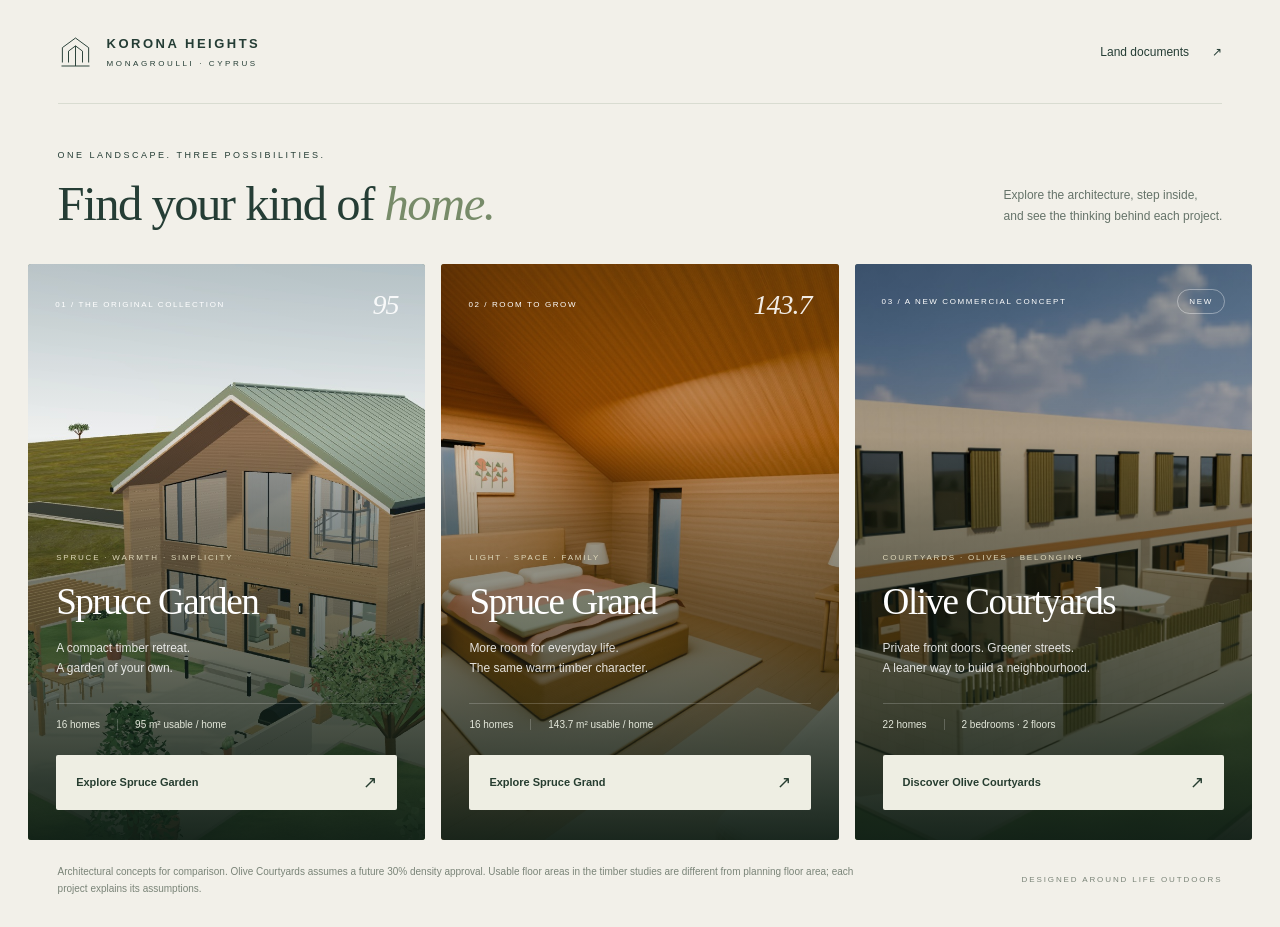
<file: index.html>
<!doctype html>
<html lang="en"><head><meta charset="UTF-8"><meta name="viewport" content="width=device-width, initial-scale=1"><meta name="theme-color" content="#f2f0e9"><meta name="description" content="Three ways to imagine Korona Heights, Monagroulli. Compare the Spruce Garden and Spruce Grand homes with Olive Courtyards, a new commercial concept."><title>Korona Heights — Choose your project</title><link rel="icon" href="./favicon.svg">  <script type="module" crossorigin src="./assets/index-Dg5sDRYz.js"></script>
  <link rel="modulepreload" crossorigin href="./assets/modulepreload-polyfill-B5Qt9EMX.js">
  <link rel="stylesheet" crossorigin href="./assets/index-f8kSFSdV.css">
</head>
<body>
<header class="project-header"><a class="project-brand" href="./"><svg viewBox="0 0 40 42" aria-hidden="true"><path d="M5 33V16L20 5l15 11v17M12 33V20l8-6 8 6v13M20 14v23M4 37h32"/></svg><span>KORONA HEIGHTS<small>MONAGROULLI · CYPRUS</small></span></a><a class="quiet-link" href="https://drive.google.com/drive/folders/19Z8eMppZZZnna45TRCiI0RP7xBy5qnQf?usp=drive_link" target="_blank" rel="noopener noreferrer">Land documents <span>↗</span></a></header>
<main>
<section class="project-intro"><div><p class="eyebrow">ONE LANDSCAPE. THREE POSSIBILITIES.</p><h1>Find your kind of <em>home.</em></h1></div><p>Explore the architecture, step inside,<br>and see the thinking behind each project.</p></section>
<section class="project-grid" aria-label="Choose a project">
<a class="project-card" href="./homes.html?size=95&v=courtyards-c01"><img src="./renders/95/01-garden.jpg?v=sage-living-c04" alt="Spruce Garden house with a sage roof and planted private garden" fetchpriority="high"><div class="card-overlay"></div><div class="card-top"><span>01 / THE ORIGINAL COLLECTION</span><span class="card-number">95</span></div><div class="card-copy"><p class="eyebrow">SPRUCE · WARMTH · SIMPLICITY</p><h2>Spruce Garden</h2><p>A compact timber retreat.<br>A garden of your own.</p><div class="card-facts"><span>16 homes</span><span>95 m² usable / home</span></div><span class="enter-project">Explore Spruce Garden <span>↗</span></span></div></a>
<a class="project-card" href="./homes.html?size=143.7&v=courtyards-c01"><img src="./renders/143.7/03-master.jpg?v=sage-living-c04" alt="Spacious glazed master suite in the Spruce Grand design"><div class="card-overlay"></div><div class="card-top"><span>02 / ROOM TO GROW</span><span class="card-number">143.7</span></div><div class="card-copy"><p class="eyebrow">LIGHT · SPACE · FAMILY</p><h2>Spruce Grand</h2><p>More room for everyday life.<br>The same warm timber character.</p><div class="card-facts"><span>16 homes</span><span>143.7 m² usable / home</span></div><span class="enter-project">Explore Spruce Grand <span>↗</span></span></div></a>
<a class="project-card courtyard-card" href="./courtyards.html"><img src="./courtyards/olive-courtyards.jpg?v=courtyards-c01" alt="Olive Courtyards, a new Mediterranean neighbourhood of two-storey courtyard homes"><div class="card-overlay"></div><div class="card-top"><span>03 / A NEW COMMERCIAL CONCEPT</span><span class="new-tag">NEW</span></div><div class="card-copy"><p class="eyebrow">COURTYARDS · OLIVES · BELONGING</p><h2>Olive Courtyards</h2><p>Private front doors. Greener streets.<br>A leaner way to build a neighbourhood.</p><div class="card-facts"><span>22 homes</span><span>2 bedrooms · 2 floors</span></div><span class="enter-project">Discover Olive Courtyards <span>↗</span></span></div></a>
</section>
<div class="project-foot"><p>Architectural concepts for comparison. Olive Courtyards assumes a future 30% density approval. Usable floor areas in the timber studies are different from planning floor area; each project explains its assumptions.</p><span>DESIGNED AROUND LIFE OUTDOORS</span></div>
</main></body></html>
</file>
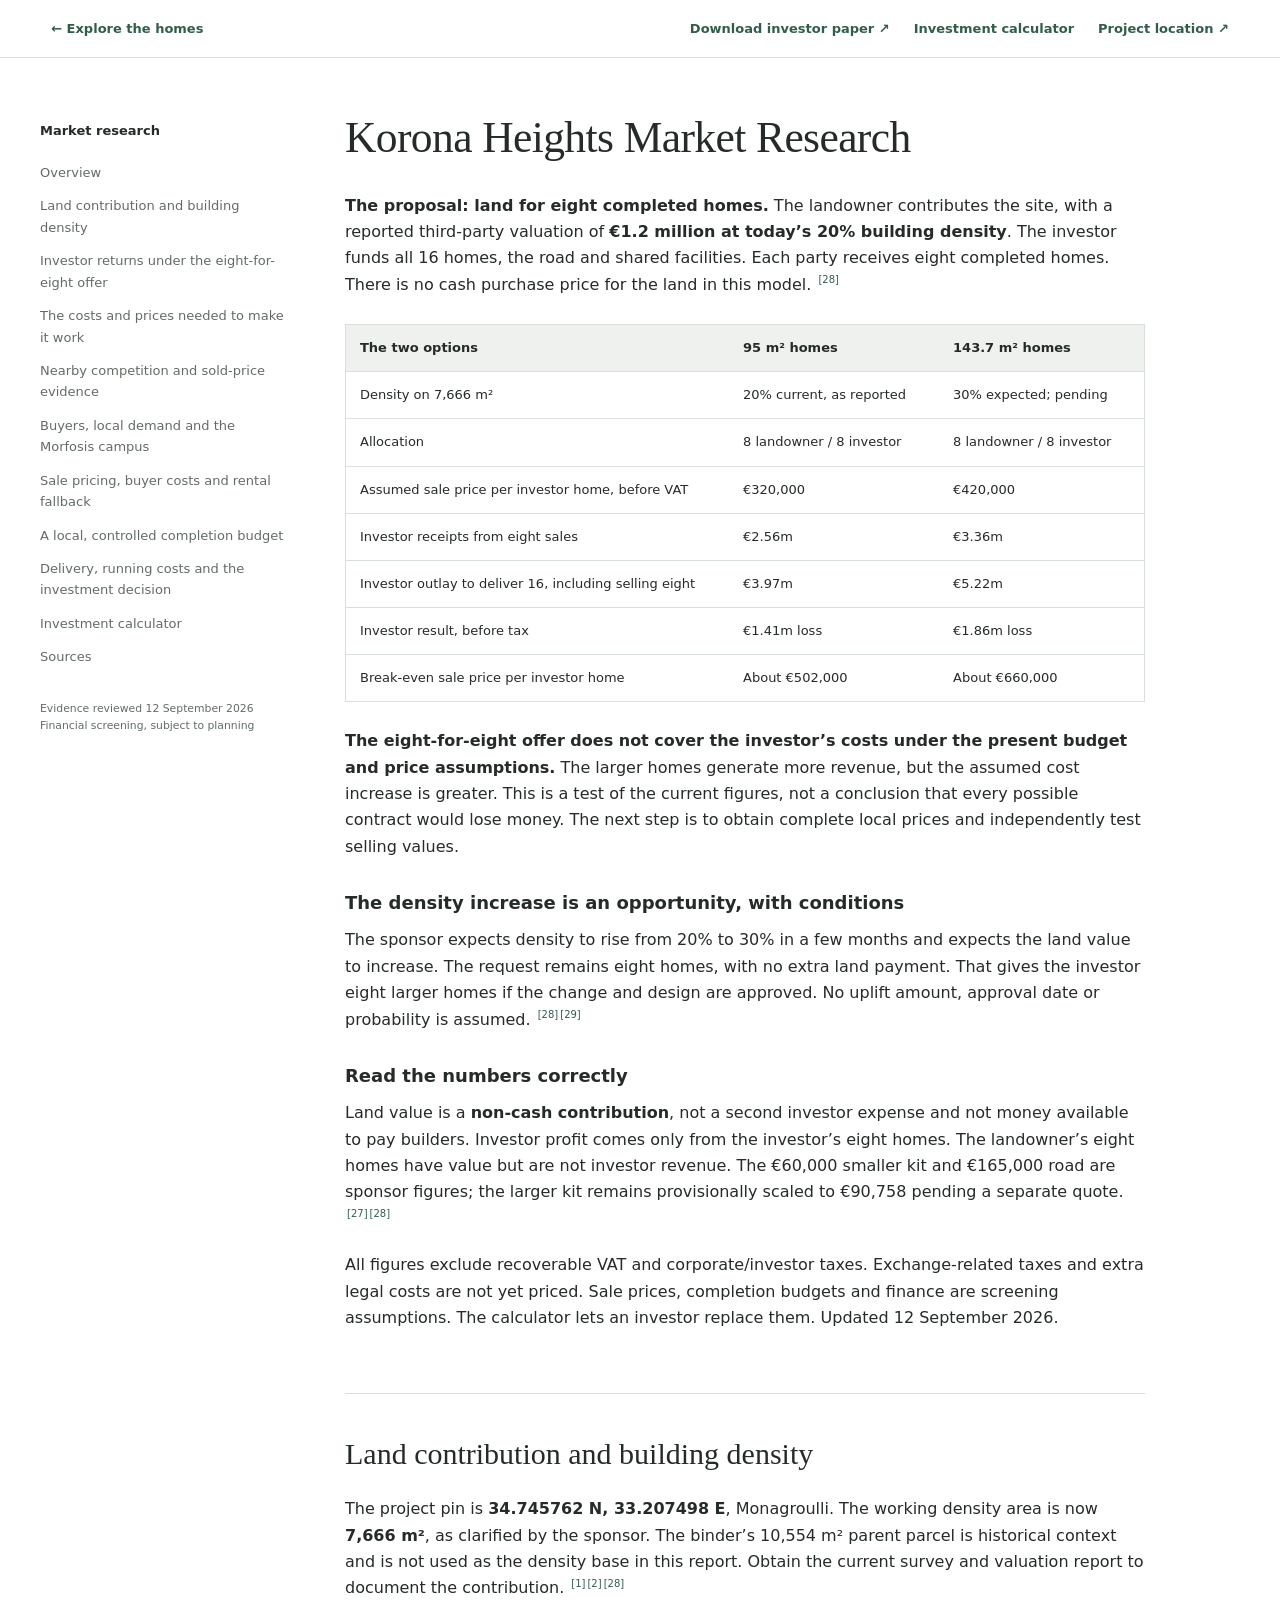
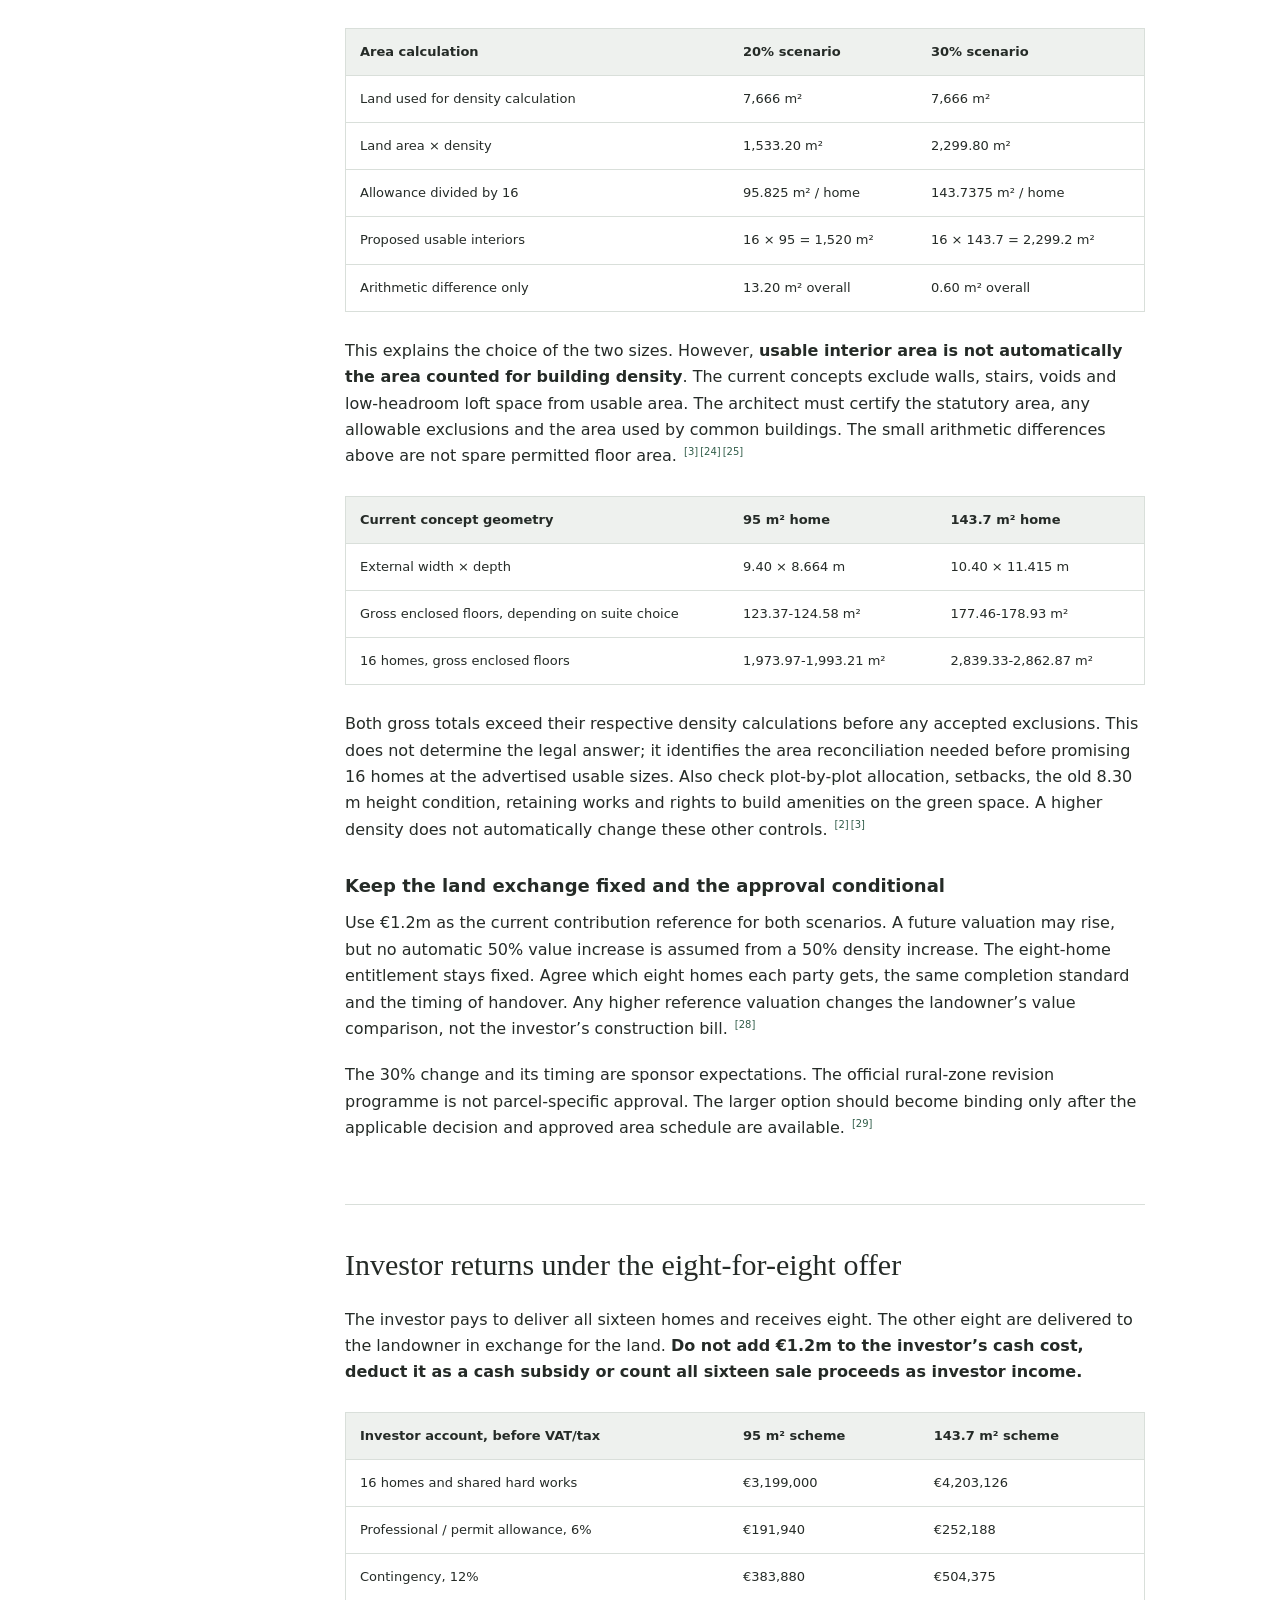
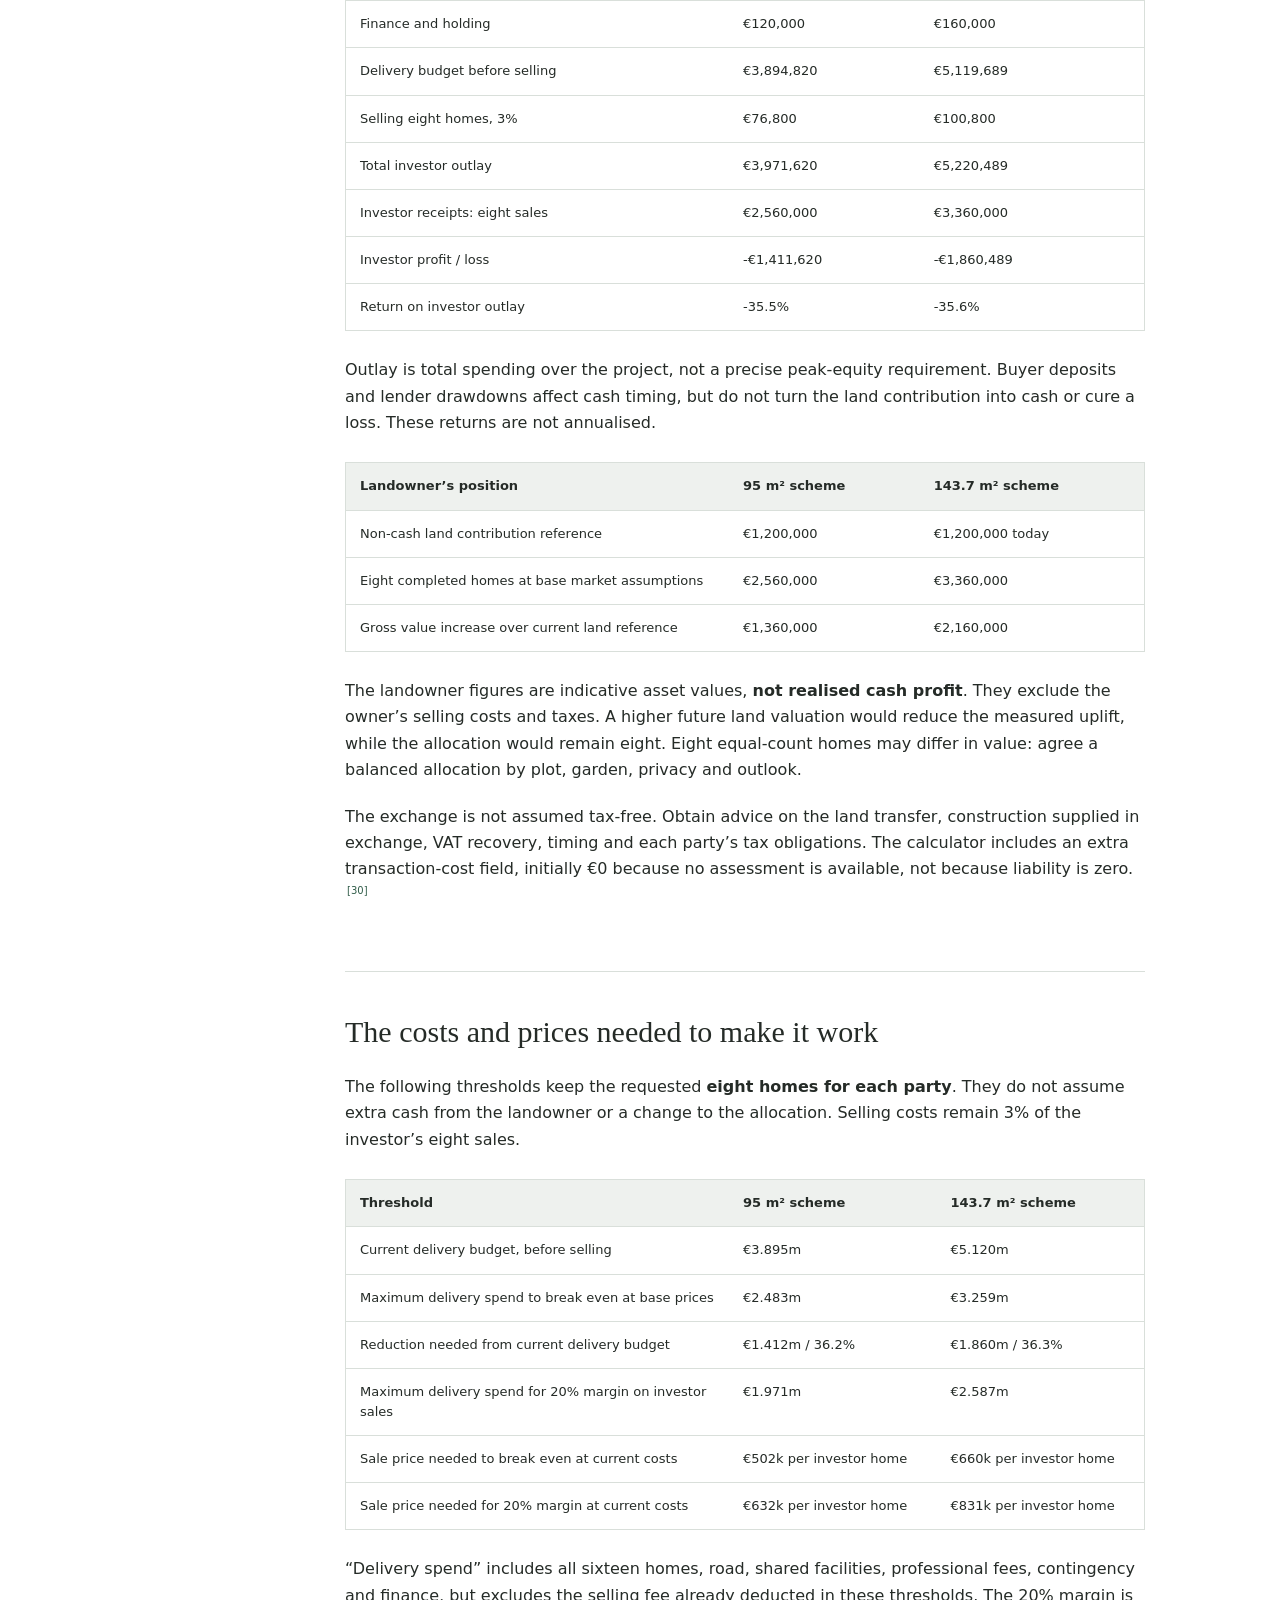
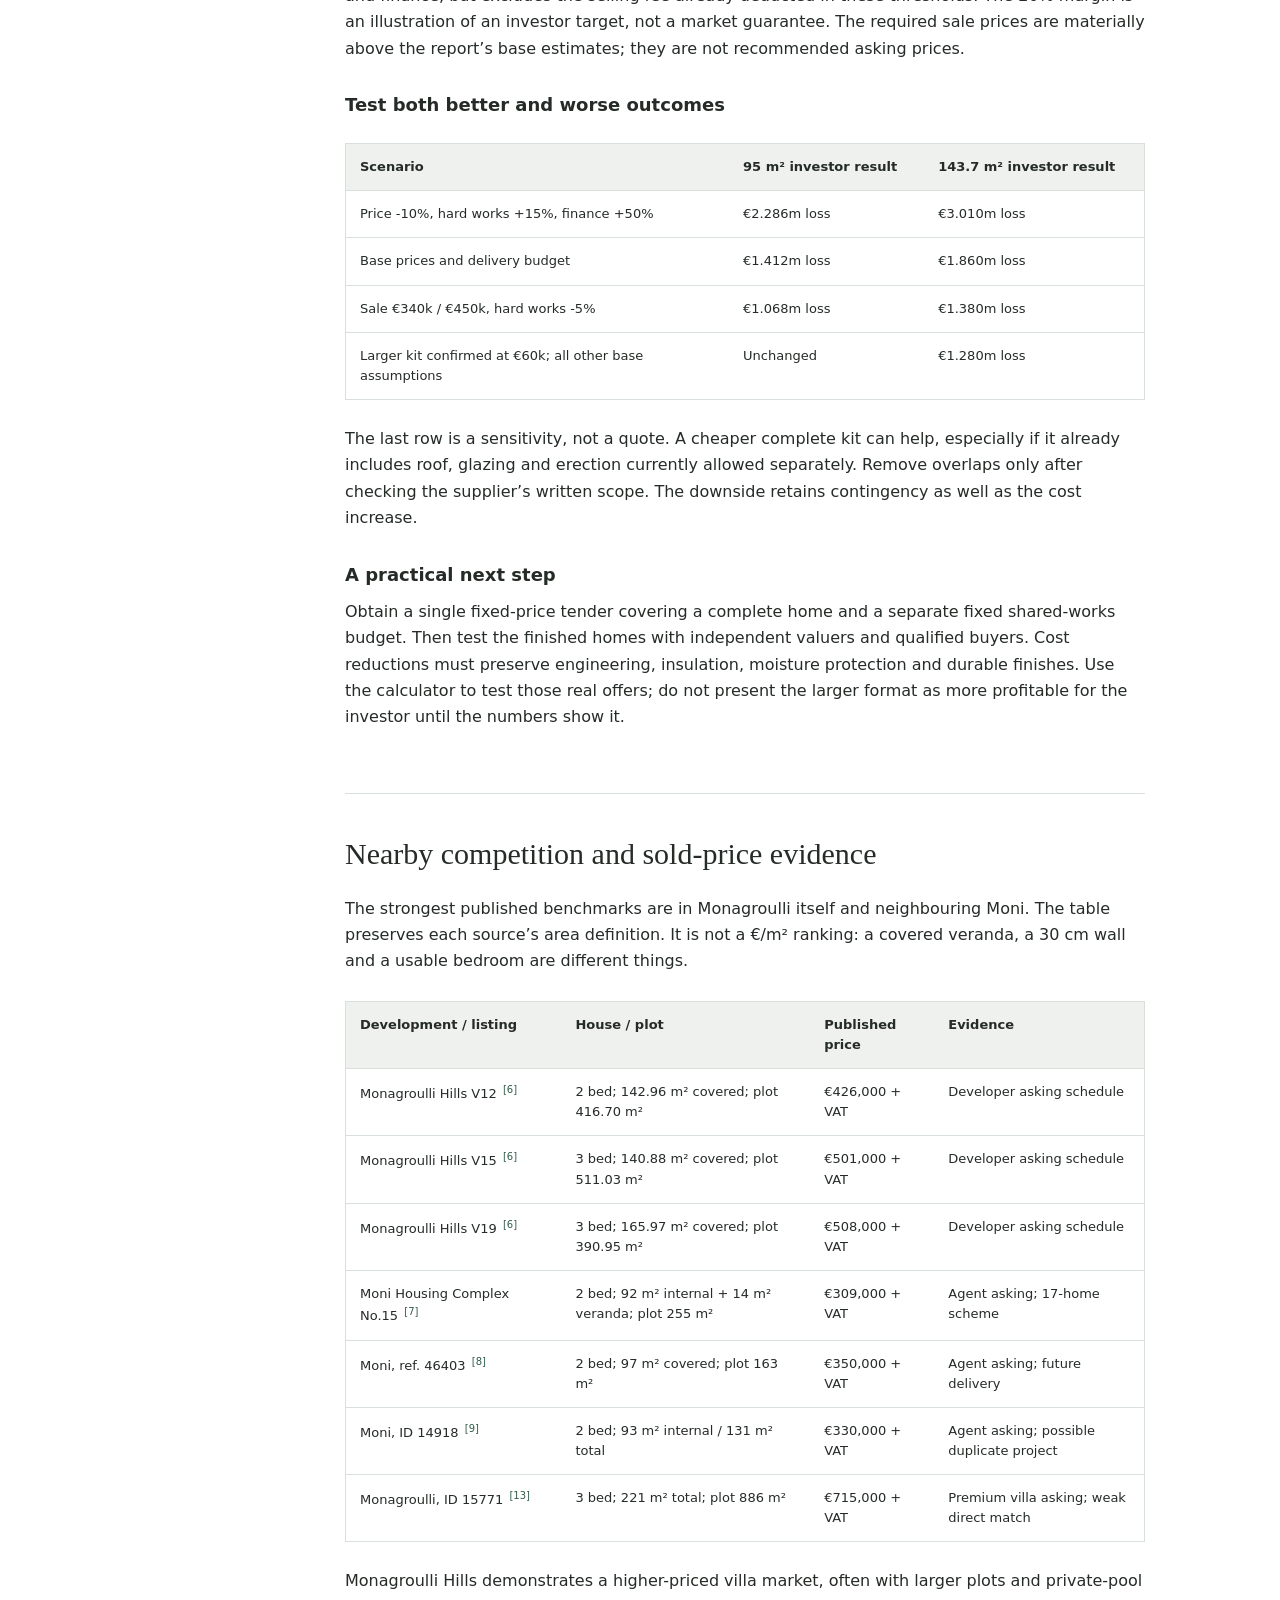
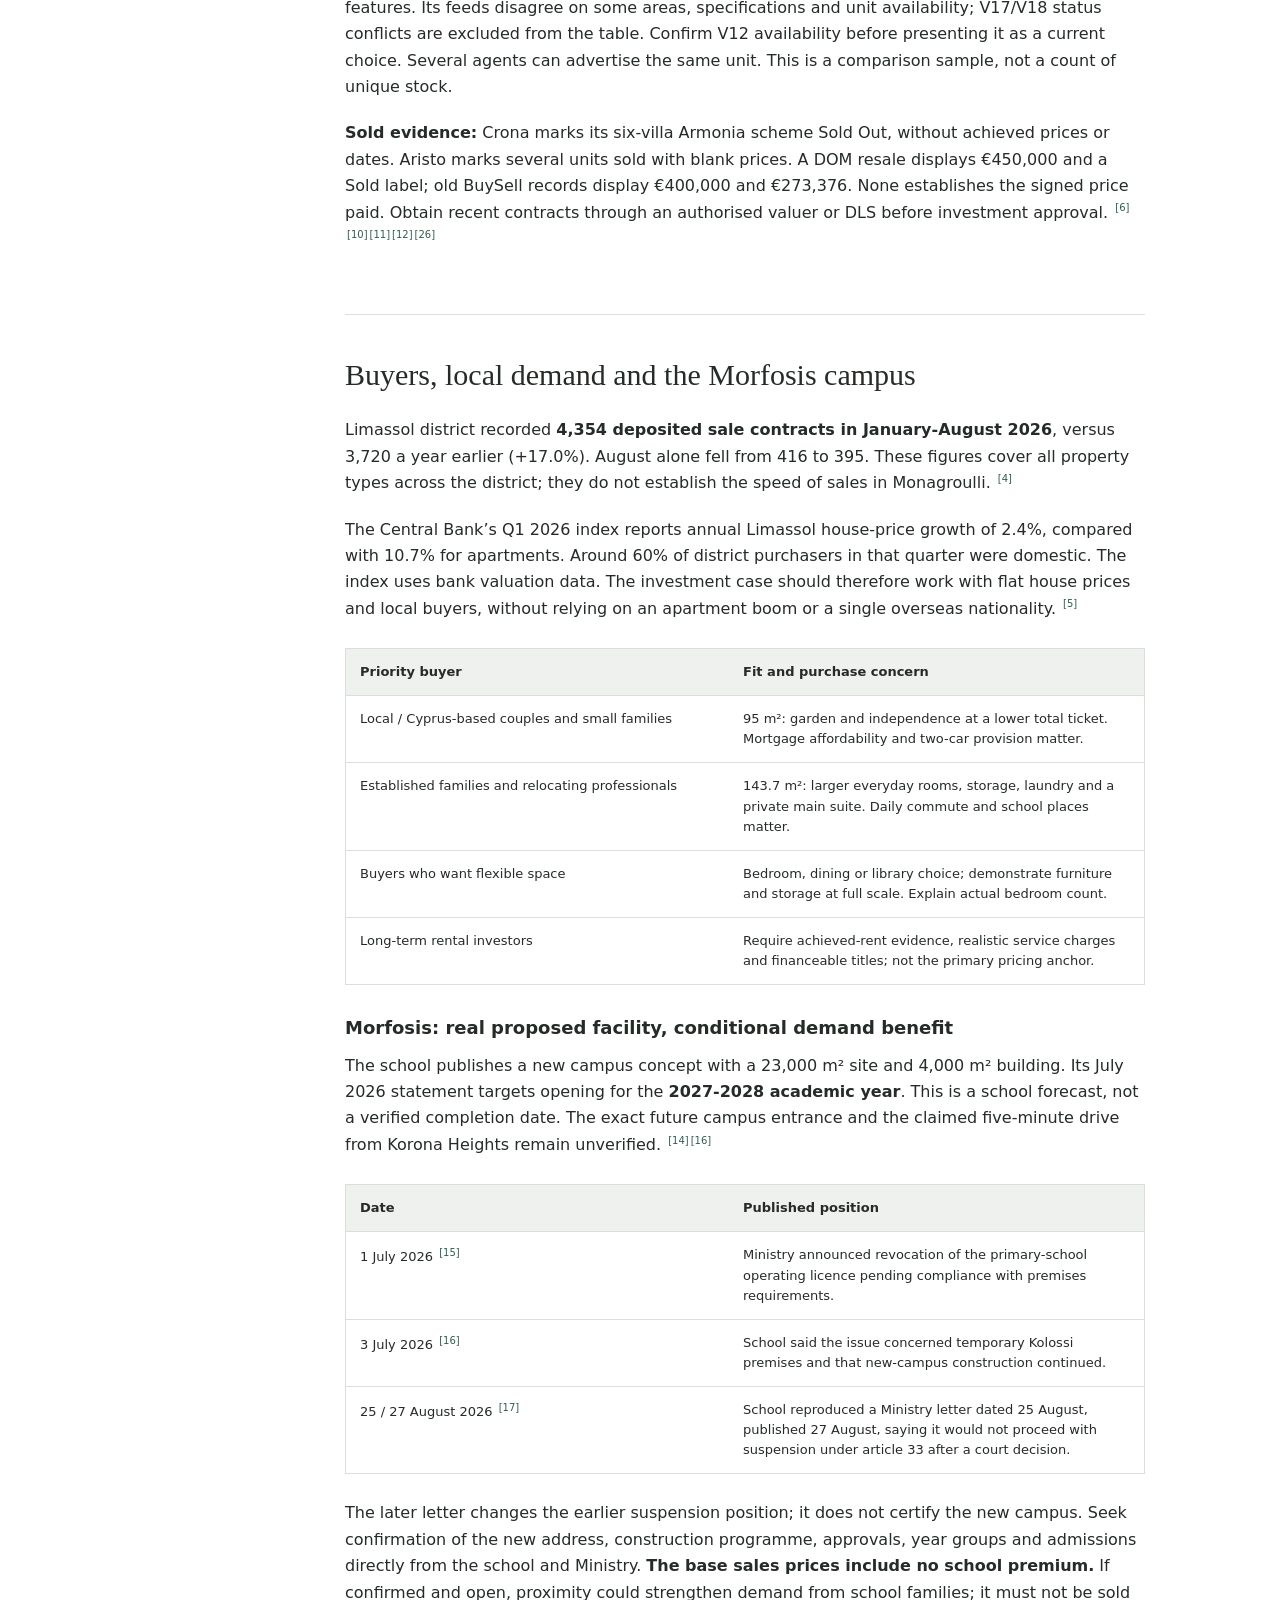
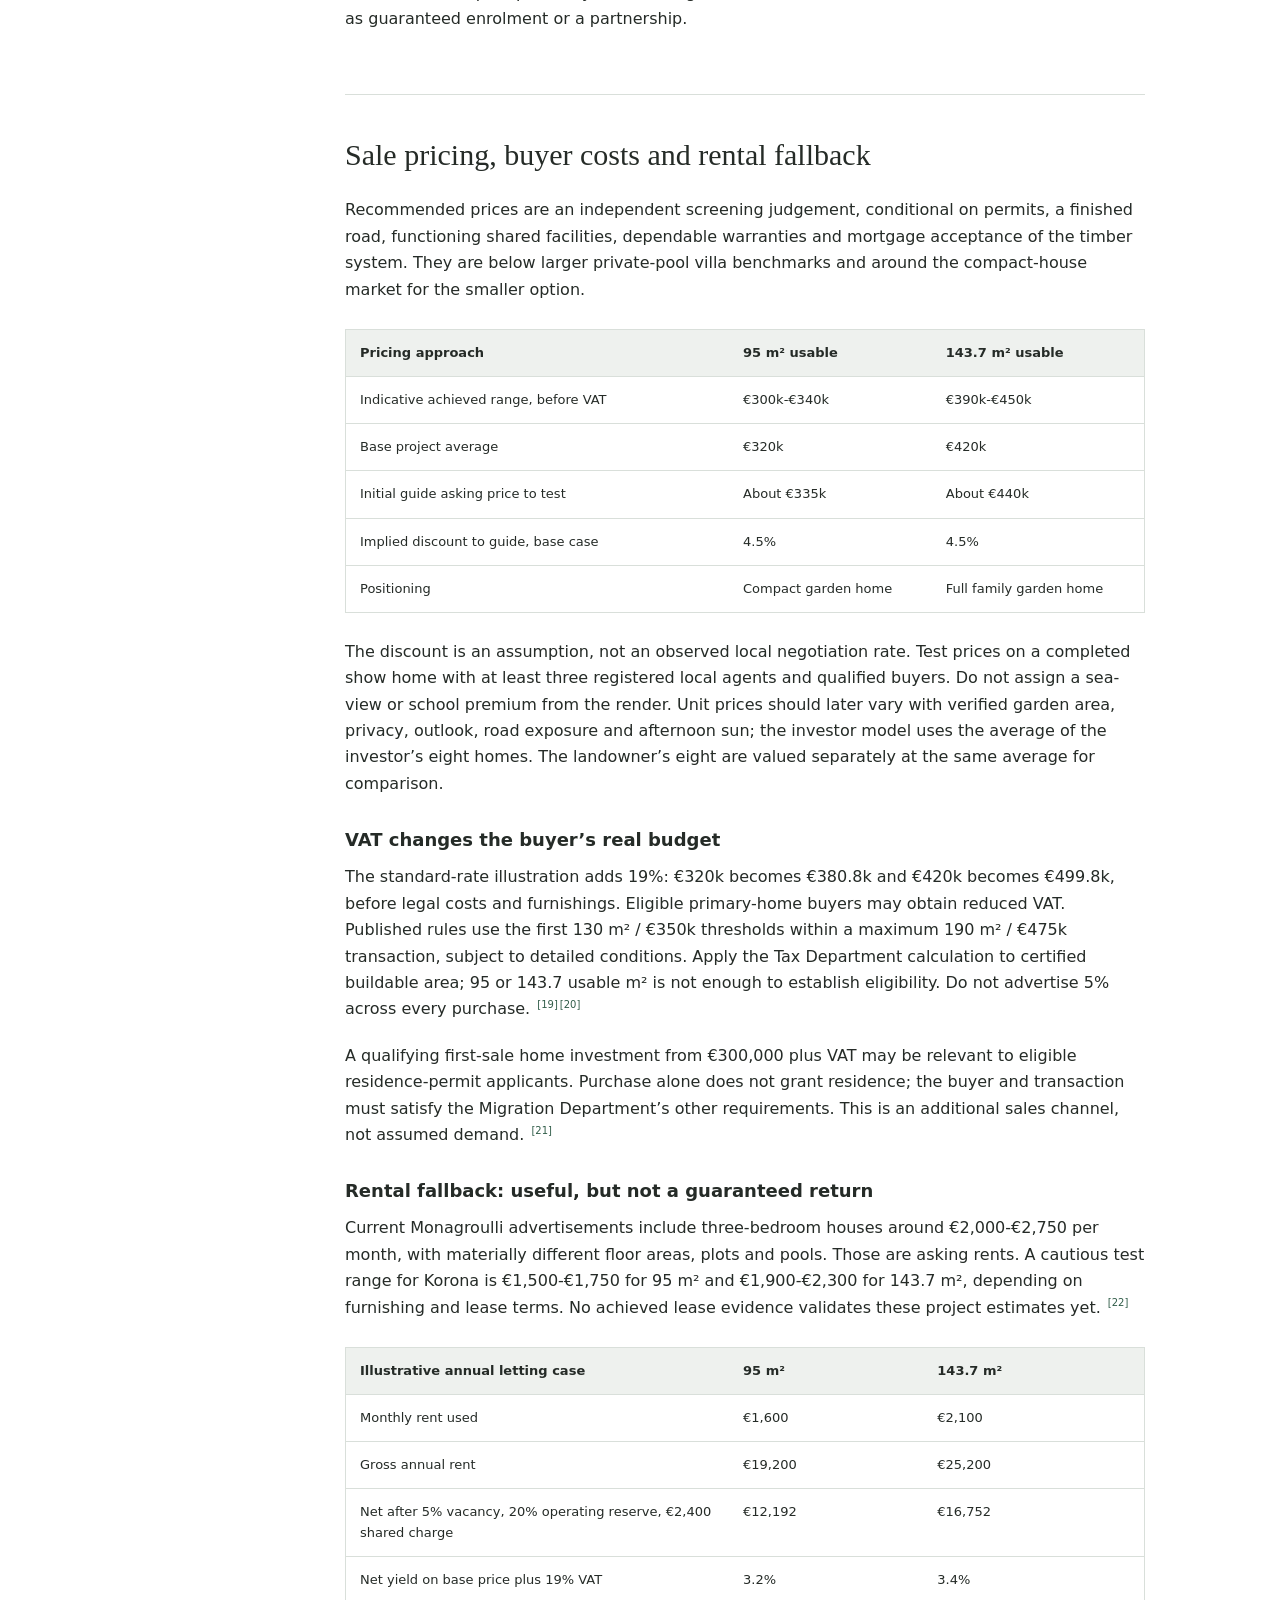
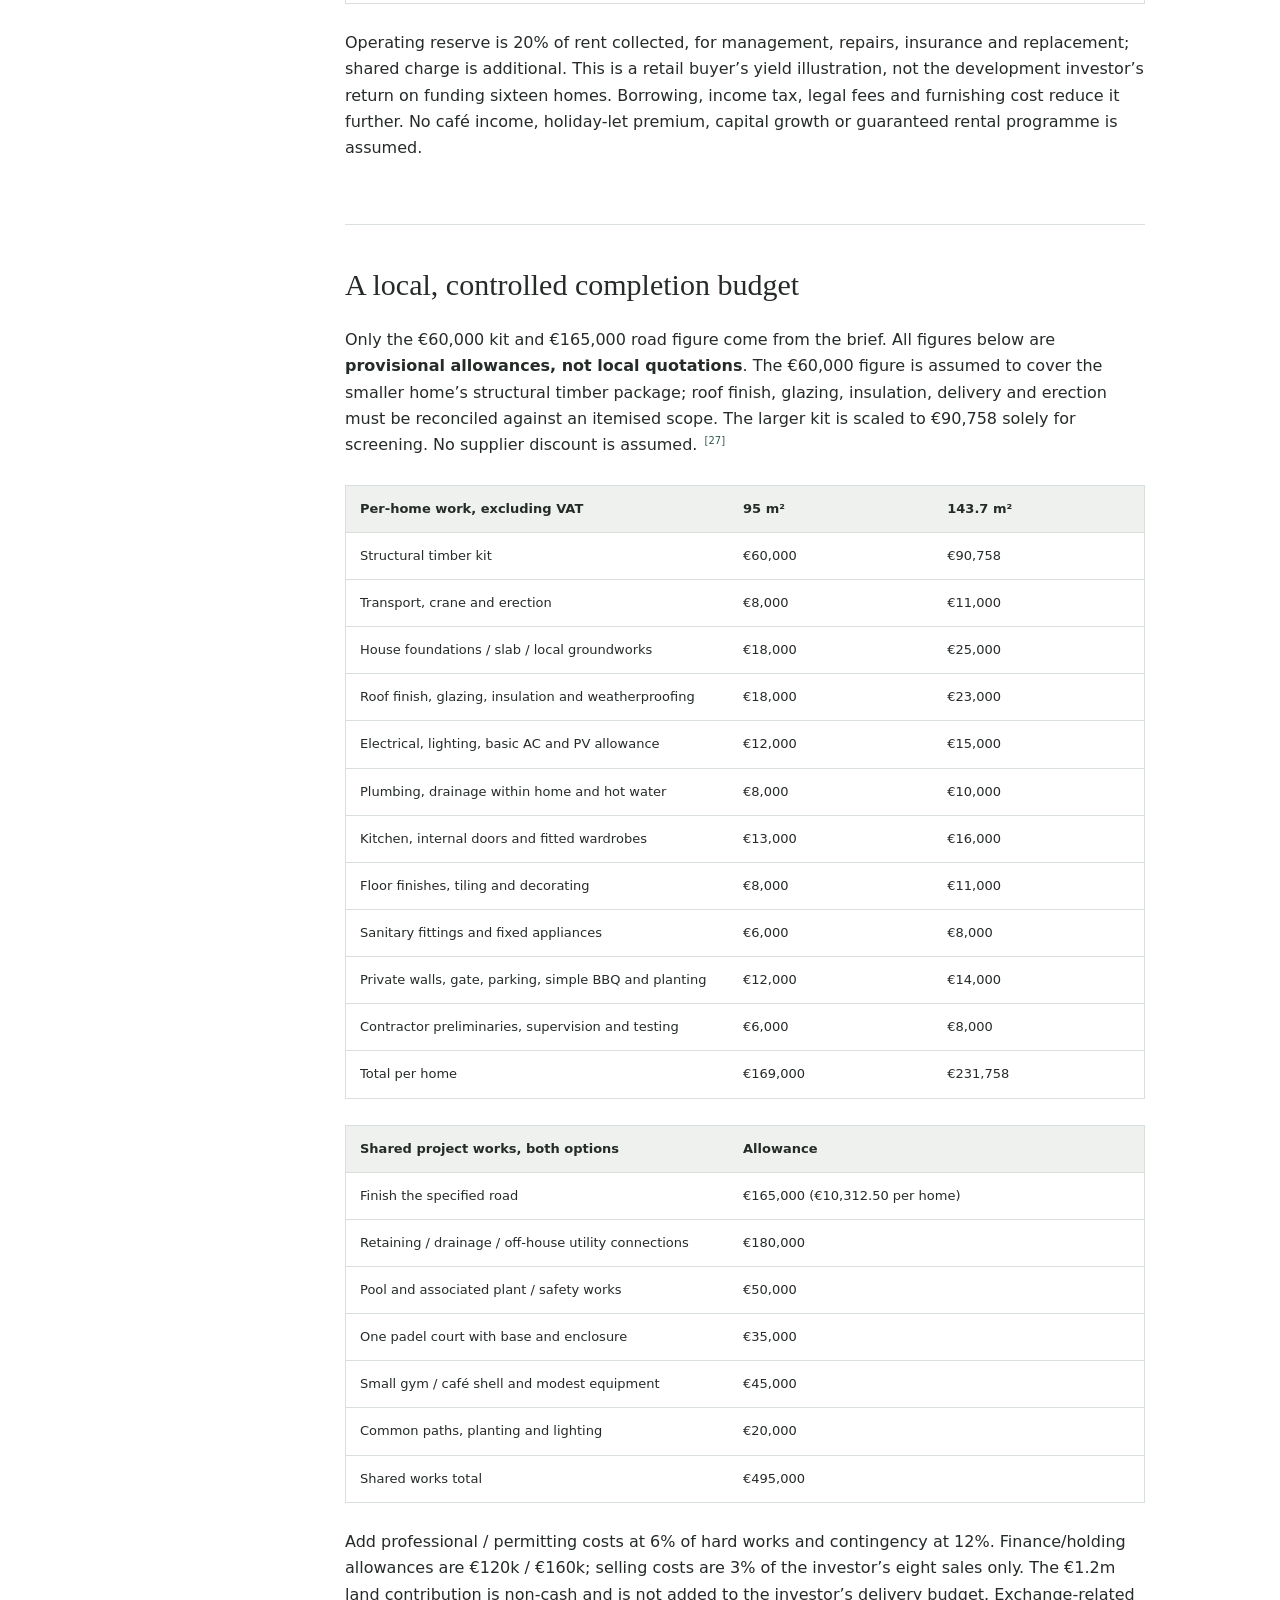
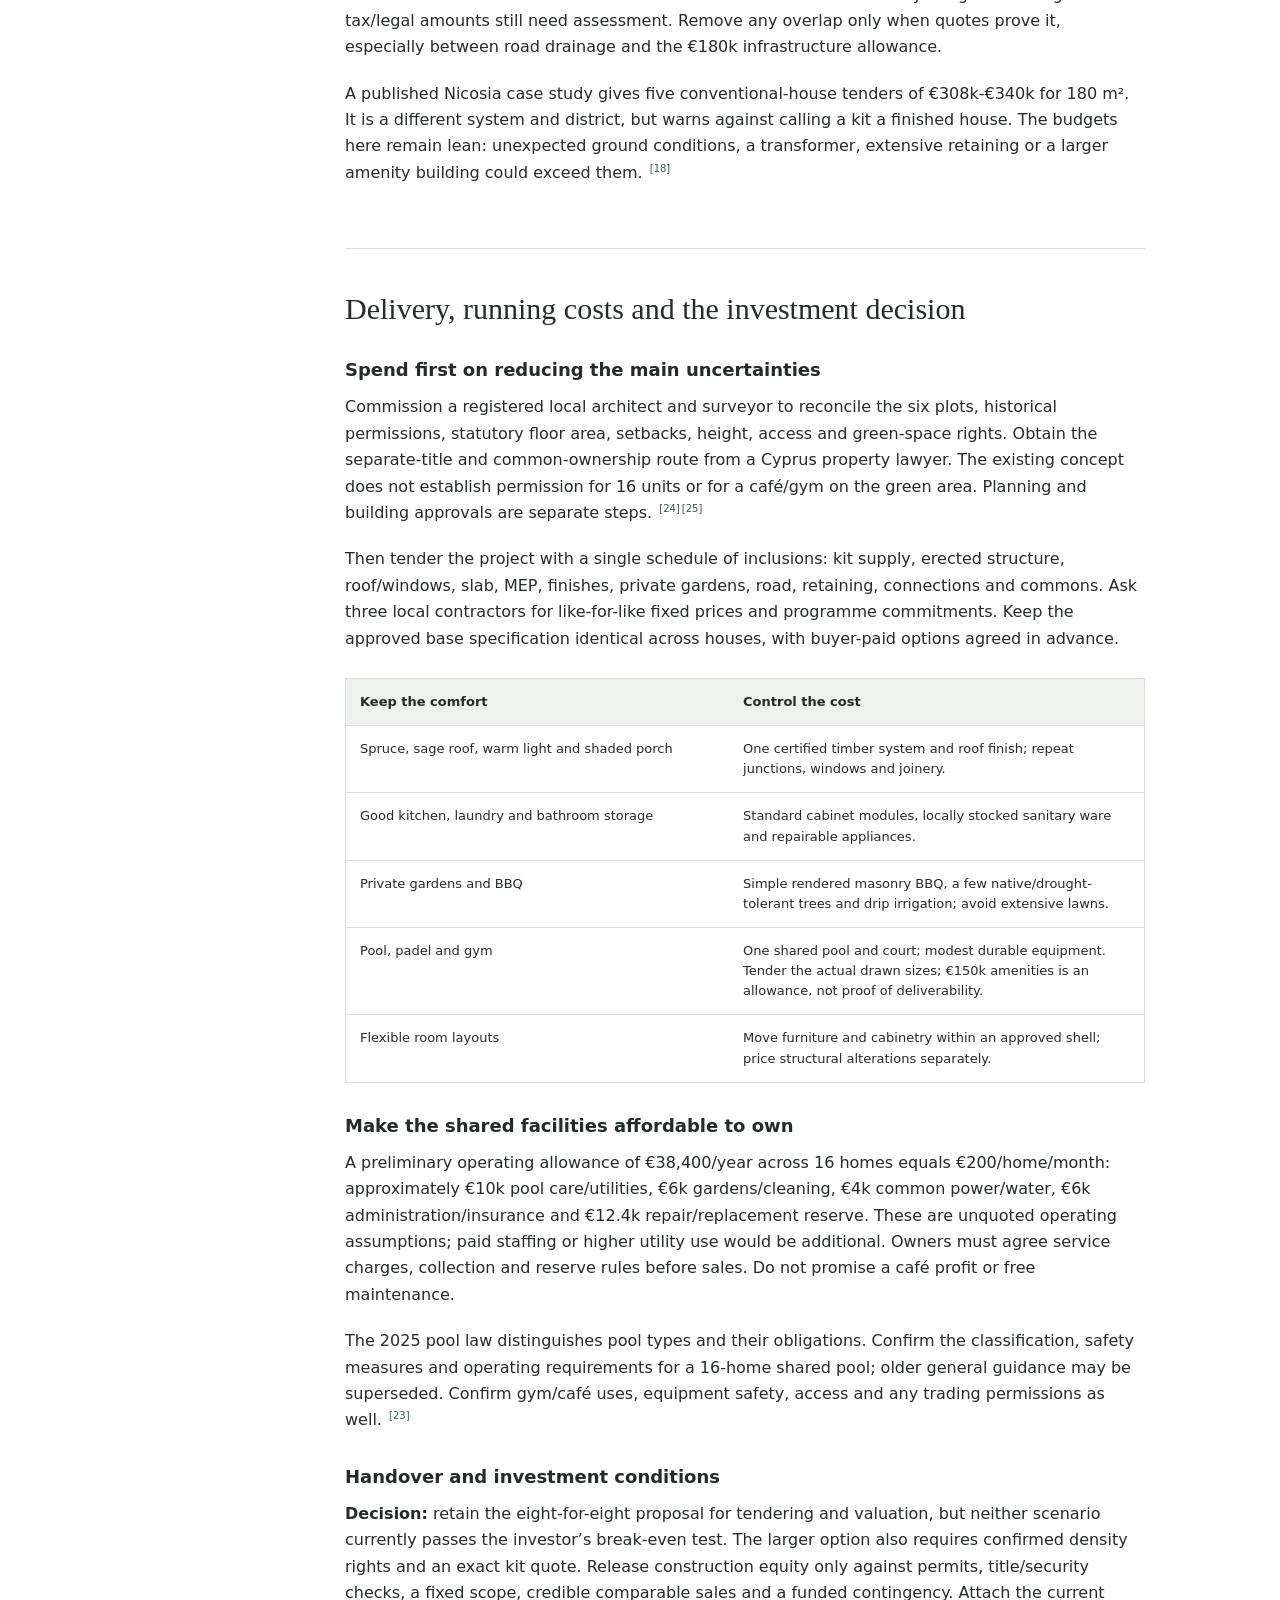
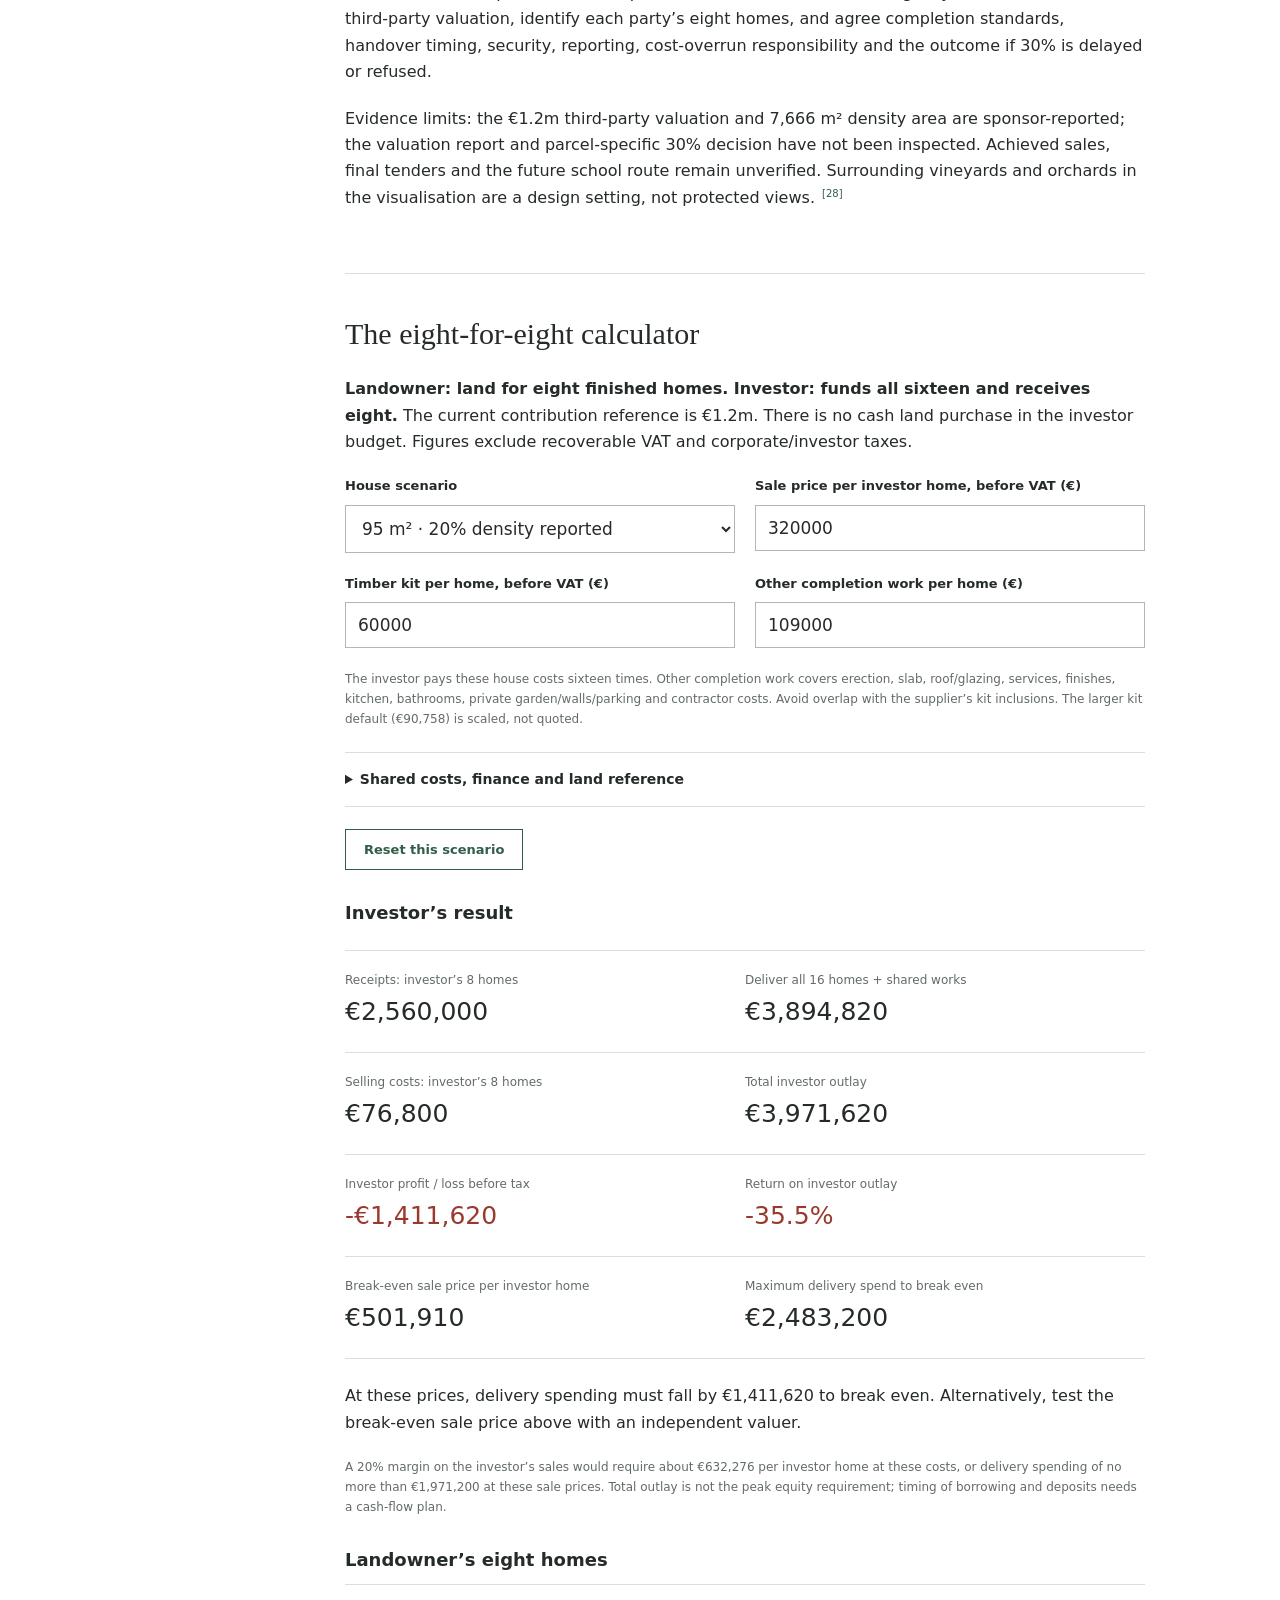
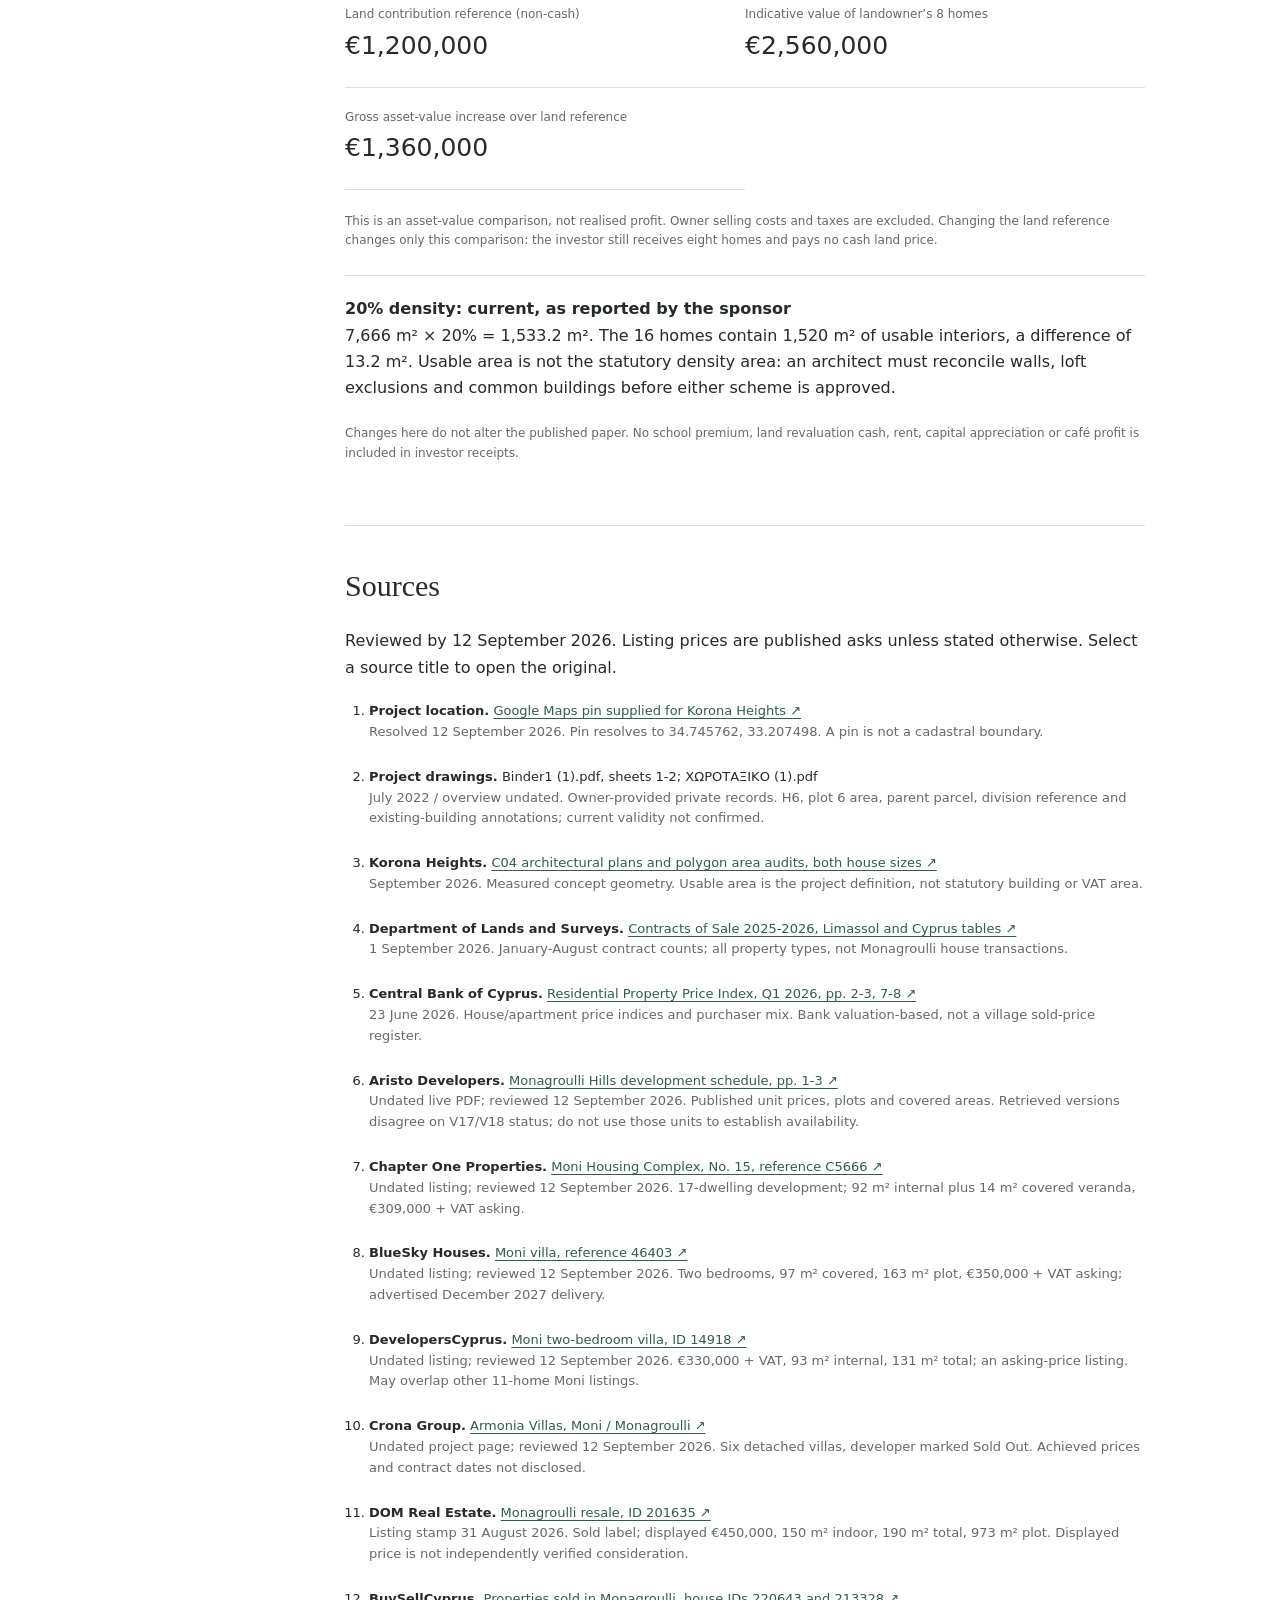
<file: research/index.html>
<!doctype html><html lang="en"><head><meta charset="utf-8"><meta name="viewport" content="width=device-width, initial-scale=1"><meta name="description" content="A sourced investor comparison of 16 garden homes in Monagroulli: 95 and 143.7 square metres, local competition, costs and risks."><title>Market research | Korona Heights</title><link rel="stylesheet" href="report.css?v=land-exchange-r02"></head><body><a class="skip" href="#decision">Skip to report</a><header><a id="back-to-homes" href="../">← Explore the homes</a><nav aria-label="Report actions"><a href="Korona-Heights-Market-Research.pdf?v=land-exchange-r02" target="_blank" rel="noopener">Download investor paper ↗</a><a href="#calculator">Investment calculator</a><a href="https://www.google.com/maps/search/?api=1&query=34.745762,33.207498" target="_blank" rel="noopener noreferrer">Project location ↗</a></nav></header><div class="report-layout"><aside><p>Market research</p><button id="contents-toggle" type="button" aria-expanded="false" aria-controls="report-contents">Contents ↓</button><nav id="report-contents" aria-label="Report contents"><a href="#decision">Overview</a><a href="#site">Land contribution and building density</a><a href="#returns">Investor returns under the eight-for-eight offer</a><a href="#thresholds">The costs and prices needed to make it work</a><a href="#competition">Nearby competition and sold-price evidence</a><a href="#demand">Buyers, local demand and the Morfosis campus</a><a href="#pricing">Sale pricing, buyer costs and rental fallback</a><a href="#costs">A local, controlled completion budget</a><a href="#delivery">Delivery, running costs and the investment decision</a><a href="#calculator">Investment calculator</a><a href="#sources">Sources</a></nav><small>Evidence reviewed 12 September 2026<br>Financial screening, subject to planning</small></aside><main><section id="decision"><h1>Korona Heights Market Research</h1><p><b>The proposal: land for eight completed homes.</b> The landowner contributes the site, with a reported third-party valuation of <b>€1.2 million at today’s 20% building density</b>. The investor funds all 16 homes, the road and shared facilities. Each party receives eight completed homes. There is no cash purchase price for the land in this model. <sup><a href="#source-28" aria-label="Source 28">[28]</a></sup></p><div class="table-wrap" tabindex="0" role="region" aria-label="The two options table"><table><thead><tr><th scope="col">The two options</th><th scope="col">95 m² homes</th><th scope="col">143.7 m² homes</th></tr></thead><tbody><tr><th scope="row">Density on 7,666 m²</th><td>20% current, as reported</td><td>30% expected; pending</td></tr><tr><th scope="row">Allocation</th><td>8 landowner / 8 investor</td><td>8 landowner / 8 investor</td></tr><tr><th scope="row">Assumed sale price per investor home, before VAT</th><td>€320,000</td><td>€420,000</td></tr><tr><th scope="row">Investor receipts from eight sales</th><td>€2.56m</td><td>€3.36m</td></tr><tr><th scope="row">Investor outlay to deliver 16, including selling eight</th><td>€3.97m</td><td>€5.22m</td></tr><tr><th scope="row">Investor result, before tax</th><td>€1.41m loss</td><td>€1.86m loss</td></tr><tr><th scope="row">Break-even sale price per investor home</th><td>About €502,000</td><td>About €660,000</td></tr></tbody></table></div><p><b>The eight-for-eight offer does not cover the investor’s costs under the present budget and price assumptions.</b> The larger homes generate more revenue, but the assumed cost increase is greater. This is a test of the current figures, not a conclusion that every possible contract would lose money. The next step is to obtain complete local prices and independently test selling values.</p><h3>The density increase is an opportunity, with conditions</h3><p>The sponsor expects density to rise from 20% to 30% in a few months and expects the land value to increase. The request remains eight homes, with no extra land payment. That gives the investor eight larger homes if the change and design are approved. No uplift amount, approval date or probability is assumed. <sup><a href="#source-28" aria-label="Source 28">[28]</a></sup><sup><a href="#source-29" aria-label="Source 29">[29]</a></sup></p><h3>Read the numbers correctly</h3><p>Land value is a <b>non-cash contribution</b>, not a second investor expense and not money available to pay builders. Investor profit comes only from the investor’s eight homes. The landowner’s eight homes have value but are not investor revenue. The €60,000 smaller kit and €165,000 road are sponsor figures; the larger kit remains provisionally scaled to €90,758 pending a separate quote. <sup><a href="#source-27" aria-label="Source 27">[27]</a></sup><sup><a href="#source-28" aria-label="Source 28">[28]</a></sup></p><p>All figures exclude recoverable VAT and corporate/investor taxes. Exchange-related taxes and extra legal costs are not yet priced. Sale prices, completion budgets and finance are screening assumptions. The calculator lets an investor replace them. Updated 12 September 2026.</p></section><section id="site"><h2>Land contribution and building density</h2><p>The project pin is <b>34.745762 N, 33.207498 E</b>, Monagroulli. The working density area is now <b>7,666 m²</b>, as clarified by the sponsor. The binder’s 10,554 m² parent parcel is historical context and is not used as the density base in this report. Obtain the current survey and valuation report to document the contribution. <sup><a href="#source-1" aria-label="Source 1">[1]</a></sup><sup><a href="#source-2" aria-label="Source 2">[2]</a></sup><sup><a href="#source-28" aria-label="Source 28">[28]</a></sup></p><div class="table-wrap" tabindex="0" role="region" aria-label="Area calculation table"><table><thead><tr><th scope="col">Area calculation</th><th scope="col">20% scenario</th><th scope="col">30% scenario</th></tr></thead><tbody><tr><th scope="row">Land used for density calculation</th><td>7,666 m²</td><td>7,666 m²</td></tr><tr><th scope="row">Land area × density</th><td>1,533.20 m²</td><td>2,299.80 m²</td></tr><tr><th scope="row">Allowance divided by 16</th><td>95.825 m² / home</td><td>143.7375 m² / home</td></tr><tr><th scope="row">Proposed usable interiors</th><td>16 × 95 = 1,520 m²</td><td>16 × 143.7 = 2,299.2 m²</td></tr><tr><th scope="row">Arithmetic difference only</th><td>13.20 m² overall</td><td>0.60 m² overall</td></tr></tbody></table></div><p>This explains the choice of the two sizes. However, <b>usable interior area is not automatically the area counted for building density</b>. The current concepts exclude walls, stairs, voids and low-headroom loft space from usable area. The architect must certify the statutory area, any allowable exclusions and the area used by common buildings. The small arithmetic differences above are not spare permitted floor area. <sup><a href="#source-3" aria-label="Source 3">[3]</a></sup><sup><a href="#source-24" aria-label="Source 24">[24]</a></sup><sup><a href="#source-25" aria-label="Source 25">[25]</a></sup></p><div class="table-wrap" tabindex="0" role="region" aria-label="Current concept geometry table"><table><thead><tr><th scope="col">Current concept geometry</th><th scope="col">95 m² home</th><th scope="col">143.7 m² home</th></tr></thead><tbody><tr><th scope="row">External width × depth</th><td>9.40 × 8.664 m</td><td>10.40 × 11.415 m</td></tr><tr><th scope="row">Gross enclosed floors, depending on suite choice</th><td>123.37-124.58 m²</td><td>177.46-178.93 m²</td></tr><tr><th scope="row">16 homes, gross enclosed floors</th><td>1,973.97-1,993.21 m²</td><td>2,839.33-2,862.87 m²</td></tr></tbody></table></div><p>Both gross totals exceed their respective density calculations before any accepted exclusions. This does not determine the legal answer; it identifies the area reconciliation needed before promising 16 homes at the advertised usable sizes. Also check plot-by-plot allocation, setbacks, the old 8.30 m height condition, retaining works and rights to build amenities on the green space. A higher density does not automatically change these other controls. <sup><a href="#source-2" aria-label="Source 2">[2]</a></sup><sup><a href="#source-3" aria-label="Source 3">[3]</a></sup></p><h3>Keep the land exchange fixed and the approval conditional</h3><p>Use €1.2m as the current contribution reference for both scenarios. A future valuation may rise, but no automatic 50% value increase is assumed from a 50% density increase. The eight-home entitlement stays fixed. Agree which eight homes each party gets, the same completion standard and the timing of handover. Any higher reference valuation changes the landowner’s value comparison, not the investor’s construction bill. <sup><a href="#source-28" aria-label="Source 28">[28]</a></sup></p><p>The 30% change and its timing are sponsor expectations. The official rural-zone revision programme is not parcel-specific approval. The larger option should become binding only after the applicable decision and approved area schedule are available. <sup><a href="#source-29" aria-label="Source 29">[29]</a></sup></p></section><section id="returns"><h2>Investor returns under the eight-for-eight offer</h2><p>The investor pays to deliver all sixteen homes and receives eight. The other eight are delivered to the landowner in exchange for the land. <b>Do not add €1.2m to the investor’s cash cost, deduct it as a cash subsidy or count all sixteen sale proceeds as investor income.</b></p><div class="table-wrap" tabindex="0" role="region" aria-label="Investor account, before VAT/tax table"><table><thead><tr><th scope="col">Investor account, before VAT/tax</th><th scope="col">95 m² scheme</th><th scope="col">143.7 m² scheme</th></tr></thead><tbody><tr><th scope="row">16 homes and shared hard works</th><td>€3,199,000</td><td>€4,203,126</td></tr><tr><th scope="row">Professional / permit allowance, 6%</th><td>€191,940</td><td>€252,188</td></tr><tr><th scope="row">Contingency, 12%</th><td>€383,880</td><td>€504,375</td></tr><tr><th scope="row">Finance and holding</th><td>€120,000</td><td>€160,000</td></tr><tr><th scope="row">Delivery budget before selling</th><td>€3,894,820</td><td>€5,119,689</td></tr><tr><th scope="row">Selling eight homes, 3%</th><td>€76,800</td><td>€100,800</td></tr><tr><th scope="row">Total investor outlay</th><td>€3,971,620</td><td>€5,220,489</td></tr><tr><th scope="row">Investor receipts: eight sales</th><td>€2,560,000</td><td>€3,360,000</td></tr><tr><th scope="row">Investor profit / loss</th><td>-€1,411,620</td><td>-€1,860,489</td></tr><tr><th scope="row">Return on investor outlay</th><td>-35.5%</td><td>-35.6%</td></tr></tbody></table></div><p>Outlay is total spending over the project, not a precise peak-equity requirement. Buyer deposits and lender drawdowns affect cash timing, but do not turn the land contribution into cash or cure a loss. These returns are not annualised.</p><div class="table-wrap" tabindex="0" role="region" aria-label="Landowner’s position table"><table><thead><tr><th scope="col">Landowner’s position</th><th scope="col">95 m² scheme</th><th scope="col">143.7 m² scheme</th></tr></thead><tbody><tr><th scope="row">Non-cash land contribution reference</th><td>€1,200,000</td><td>€1,200,000 today</td></tr><tr><th scope="row">Eight completed homes at base market assumptions</th><td>€2,560,000</td><td>€3,360,000</td></tr><tr><th scope="row">Gross value increase over current land reference</th><td>€1,360,000</td><td>€2,160,000</td></tr></tbody></table></div><p>The landowner figures are indicative asset values, <b>not realised cash profit</b>. They exclude the owner’s selling costs and taxes. A higher future land valuation would reduce the measured uplift, while the allocation would remain eight. Eight equal-count homes may differ in value: agree a balanced allocation by plot, garden, privacy and outlook.</p><p>The exchange is not assumed tax-free. Obtain advice on the land transfer, construction supplied in exchange, VAT recovery, timing and each party’s tax obligations. The calculator includes an extra transaction-cost field, initially €0 because no assessment is available, not because liability is zero. <sup><a href="#source-30" aria-label="Source 30">[30]</a></sup></p></section><section id="thresholds"><h2>The costs and prices needed to make it work</h2><p>The following thresholds keep the requested <b>eight homes for each party</b>. They do not assume extra cash from the landowner or a change to the allocation. Selling costs remain 3% of the investor’s eight sales.</p><div class="table-wrap" tabindex="0" role="region" aria-label="Threshold table"><table><thead><tr><th scope="col">Threshold</th><th scope="col">95 m² scheme</th><th scope="col">143.7 m² scheme</th></tr></thead><tbody><tr><th scope="row">Current delivery budget, before selling</th><td>€3.895m</td><td>€5.120m</td></tr><tr><th scope="row">Maximum delivery spend to break even at base prices</th><td>€2.483m</td><td>€3.259m</td></tr><tr><th scope="row">Reduction needed from current delivery budget</th><td>€1.412m / 36.2%</td><td>€1.860m / 36.3%</td></tr><tr><th scope="row">Maximum delivery spend for 20% margin on investor sales</th><td>€1.971m</td><td>€2.587m</td></tr><tr><th scope="row">Sale price needed to break even at current costs</th><td>€502k per investor home</td><td>€660k per investor home</td></tr><tr><th scope="row">Sale price needed for 20% margin at current costs</th><td>€632k per investor home</td><td>€831k per investor home</td></tr></tbody></table></div><p>“Delivery spend” includes all sixteen homes, road, shared facilities, professional fees, contingency and finance, but excludes the selling fee already deducted in these thresholds. The 20% margin is an illustration of an investor target, not a market guarantee. The required sale prices are materially above the report’s base estimates; they are not recommended asking prices.</p><h3>Test both better and worse outcomes</h3><div class="table-wrap" tabindex="0" role="region" aria-label="Scenario table"><table><thead><tr><th scope="col">Scenario</th><th scope="col">95 m² investor result</th><th scope="col">143.7 m² investor result</th></tr></thead><tbody><tr><th scope="row">Price -10%, hard works +15%, finance +50%</th><td>€2.286m loss</td><td>€3.010m loss</td></tr><tr><th scope="row">Base prices and delivery budget</th><td>€1.412m loss</td><td>€1.860m loss</td></tr><tr><th scope="row">Sale €340k / €450k, hard works -5%</th><td>€1.068m loss</td><td>€1.380m loss</td></tr><tr><th scope="row">Larger kit confirmed at €60k; all other base assumptions</th><td>Unchanged</td><td>€1.280m loss</td></tr></tbody></table></div><p>The last row is a sensitivity, not a quote. A cheaper complete kit can help, especially if it already includes roof, glazing and erection currently allowed separately. Remove overlaps only after checking the supplier’s written scope. The downside retains contingency as well as the cost increase.</p><h3>A practical next step</h3><p>Obtain a single fixed-price tender covering a complete home and a separate fixed shared-works budget. Then test the finished homes with independent valuers and qualified buyers. Cost reductions must preserve engineering, insulation, moisture protection and durable finishes. Use the calculator to test those real offers; do not present the larger format as more profitable for the investor until the numbers show it.</p></section><section id="competition"><h2>Nearby competition and sold-price evidence</h2><p>The strongest published benchmarks are in Monagroulli itself and neighbouring Moni. The table preserves each source’s area definition. It is not a €/m² ranking: a covered veranda, a 30 cm wall and a usable bedroom are different things.</p><div class="table-wrap" tabindex="0" role="region" aria-label="Development / listing table"><table><thead><tr><th scope="col">Development / listing</th><th scope="col">House / plot</th><th scope="col">Published price</th><th scope="col">Evidence</th></tr></thead><tbody><tr><th scope="row">Monagroulli Hills V12 <sup><a href="#source-6" aria-label="Source 6">[6]</a></sup></th><td>2 bed; 142.96 m² covered; plot 416.70 m²</td><td>€426,000 + VAT</td><td>Developer asking schedule</td></tr><tr><th scope="row">Monagroulli Hills V15 <sup><a href="#source-6" aria-label="Source 6">[6]</a></sup></th><td>3 bed; 140.88 m² covered; plot 511.03 m²</td><td>€501,000 + VAT</td><td>Developer asking schedule</td></tr><tr><th scope="row">Monagroulli Hills V19 <sup><a href="#source-6" aria-label="Source 6">[6]</a></sup></th><td>3 bed; 165.97 m² covered; plot 390.95 m²</td><td>€508,000 + VAT</td><td>Developer asking schedule</td></tr><tr><th scope="row">Moni Housing Complex No.15 <sup><a href="#source-7" aria-label="Source 7">[7]</a></sup></th><td>2 bed; 92 m² internal + 14 m² veranda; plot 255 m²</td><td>€309,000 + VAT</td><td>Agent asking; 17-home scheme</td></tr><tr><th scope="row">Moni, ref. 46403 <sup><a href="#source-8" aria-label="Source 8">[8]</a></sup></th><td>2 bed; 97 m² covered; plot 163 m²</td><td>€350,000 + VAT</td><td>Agent asking; future delivery</td></tr><tr><th scope="row">Moni, ID 14918 <sup><a href="#source-9" aria-label="Source 9">[9]</a></sup></th><td>2 bed; 93 m² internal / 131 m² total</td><td>€330,000 + VAT</td><td>Agent asking; possible duplicate project</td></tr><tr><th scope="row">Monagroulli, ID 15771 <sup><a href="#source-13" aria-label="Source 13">[13]</a></sup></th><td>3 bed; 221 m² total; plot 886 m²</td><td>€715,000 + VAT</td><td>Premium villa asking; weak direct match</td></tr></tbody></table></div><p>Monagroulli Hills demonstrates a higher-priced villa market, often with larger plots and private-pool features. Its feeds disagree on some areas, specifications and unit availability; V17/V18 status conflicts are excluded from the table. Confirm V12 availability before presenting it as a current choice. Several agents can advertise the same unit. This is a comparison sample, not a count of unique stock.</p><p><b>Sold evidence:</b> Crona marks its six-villa Armonia scheme Sold Out, without achieved prices or dates. Aristo marks several units sold with blank prices. A DOM resale displays €450,000 and a Sold label; old BuySell records display €400,000 and €273,376. None establishes the signed price paid. Obtain recent contracts through an authorised valuer or DLS before investment approval. <sup><a href="#source-6" aria-label="Source 6">[6]</a></sup><sup><a href="#source-10" aria-label="Source 10">[10]</a></sup><sup><a href="#source-11" aria-label="Source 11">[11]</a></sup><sup><a href="#source-12" aria-label="Source 12">[12]</a></sup><sup><a href="#source-26" aria-label="Source 26">[26]</a></sup></p></section><section id="demand"><h2>Buyers, local demand and the Morfosis campus</h2><p>Limassol district recorded <b>4,354 deposited sale contracts in January-August 2026</b>, versus 3,720 a year earlier (+17.0%). August alone fell from 416 to 395. These figures cover all property types across the district; they do not establish the speed of sales in Monagroulli. <sup><a href="#source-4" aria-label="Source 4">[4]</a></sup></p><p>The Central Bank’s Q1 2026 index reports annual Limassol house-price growth of 2.4%, compared with 10.7% for apartments. Around 60% of district purchasers in that quarter were domestic. The index uses bank valuation data. The investment case should therefore work with flat house prices and local buyers, without relying on an apartment boom or a single overseas nationality. <sup><a href="#source-5" aria-label="Source 5">[5]</a></sup></p><div class="table-wrap" tabindex="0" role="region" aria-label="Priority buyer table"><table><thead><tr><th scope="col">Priority buyer</th><th scope="col">Fit and purchase concern</th></tr></thead><tbody><tr><th scope="row">Local / Cyprus-based couples and small families</th><td>95 m²: garden and independence at a lower total ticket. Mortgage affordability and two-car provision matter.</td></tr><tr><th scope="row">Established families and relocating professionals</th><td>143.7 m²: larger everyday rooms, storage, laundry and a private main suite. Daily commute and school places matter.</td></tr><tr><th scope="row">Buyers who want flexible space</th><td>Bedroom, dining or library choice; demonstrate furniture and storage at full scale. Explain actual bedroom count.</td></tr><tr><th scope="row">Long-term rental investors</th><td>Require achieved-rent evidence, realistic service charges and financeable titles; not the primary pricing anchor.</td></tr></tbody></table></div><h3>Morfosis: real proposed facility, conditional demand benefit</h3><p>The school publishes a new campus concept with a 23,000 m² site and 4,000 m² building. Its July 2026 statement targets opening for the <b>2027-2028 academic year</b>. This is a school forecast, not a verified completion date. The exact future campus entrance and the claimed five-minute drive from Korona Heights remain unverified. <sup><a href="#source-14" aria-label="Source 14">[14]</a></sup><sup><a href="#source-16" aria-label="Source 16">[16]</a></sup></p><div class="table-wrap" tabindex="0" role="region" aria-label="Date table"><table><thead><tr><th scope="col">Date</th><th scope="col">Published position</th></tr></thead><tbody><tr><th scope="row">1 July 2026 <sup><a href="#source-15" aria-label="Source 15">[15]</a></sup></th><td>Ministry announced revocation of the primary-school operating licence pending compliance with premises requirements.</td></tr><tr><th scope="row">3 July 2026 <sup><a href="#source-16" aria-label="Source 16">[16]</a></sup></th><td>School said the issue concerned temporary Kolossi premises and that new-campus construction continued.</td></tr><tr><th scope="row">25 / 27 August 2026 <sup><a href="#source-17" aria-label="Source 17">[17]</a></sup></th><td>School reproduced a Ministry letter dated 25 August, published 27 August, saying it would not proceed with suspension under article 33 after a court decision.</td></tr></tbody></table></div><p>The later letter changes the earlier suspension position; it does not certify the new campus. Seek confirmation of the new address, construction programme, approvals, year groups and admissions directly from the school and Ministry. <b>The base sales prices include no school premium.</b> If confirmed and open, proximity could strengthen demand from school families; it must not be sold as guaranteed enrolment or a partnership.</p></section><section id="pricing"><h2>Sale pricing, buyer costs and rental fallback</h2><p>Recommended prices are an independent screening judgement, conditional on permits, a finished road, functioning shared facilities, dependable warranties and mortgage acceptance of the timber system. They are below larger private-pool villa benchmarks and around the compact-house market for the smaller option.</p><div class="table-wrap" tabindex="0" role="region" aria-label="Pricing approach table"><table><thead><tr><th scope="col">Pricing approach</th><th scope="col">95 m² usable</th><th scope="col">143.7 m² usable</th></tr></thead><tbody><tr><th scope="row">Indicative achieved range, before VAT</th><td>€300k-€340k</td><td>€390k-€450k</td></tr><tr><th scope="row">Base project average</th><td>€320k</td><td>€420k</td></tr><tr><th scope="row">Initial guide asking price to test</th><td>About €335k</td><td>About €440k</td></tr><tr><th scope="row">Implied discount to guide, base case</th><td>4.5%</td><td>4.5%</td></tr><tr><th scope="row">Positioning</th><td>Compact garden home</td><td>Full family garden home</td></tr></tbody></table></div><p>The discount is an assumption, not an observed local negotiation rate. Test prices on a completed show home with at least three registered local agents and qualified buyers. Do not assign a sea-view or school premium from the render. Unit prices should later vary with verified garden area, privacy, outlook, road exposure and afternoon sun; the investor model uses the average of the investor’s eight homes. The landowner’s eight are valued separately at the same average for comparison.</p><h3>VAT changes the buyer’s real budget</h3><p>The standard-rate illustration adds 19%: €320k becomes €380.8k and €420k becomes €499.8k, before legal costs and furnishings. Eligible primary-home buyers may obtain reduced VAT. Published rules use the first 130 m² / €350k thresholds within a maximum 190 m² / €475k transaction, subject to detailed conditions. Apply the Tax Department calculation to certified buildable area; 95 or 143.7 usable m² is not enough to establish eligibility. Do not advertise 5% across every purchase. <sup><a href="#source-19" aria-label="Source 19">[19]</a></sup><sup><a href="#source-20" aria-label="Source 20">[20]</a></sup></p><p>A qualifying first-sale home investment from €300,000 plus VAT may be relevant to eligible residence-permit applicants. Purchase alone does not grant residence; the buyer and transaction must satisfy the Migration Department’s other requirements. This is an additional sales channel, not assumed demand. <sup><a href="#source-21" aria-label="Source 21">[21]</a></sup></p><h3>Rental fallback: useful, but not a guaranteed return</h3><p>Current Monagroulli advertisements include three-bedroom houses around €2,000-€2,750 per month, with materially different floor areas, plots and pools. Those are asking rents. A cautious test range for Korona is €1,500-€1,750 for 95 m² and €1,900-€2,300 for 143.7 m², depending on furnishing and lease terms. No achieved lease evidence validates these project estimates yet. <sup><a href="#source-22" aria-label="Source 22">[22]</a></sup></p><div class="table-wrap" tabindex="0" role="region" aria-label="Illustrative annual letting case table"><table><thead><tr><th scope="col">Illustrative annual letting case</th><th scope="col">95 m²</th><th scope="col">143.7 m²</th></tr></thead><tbody><tr><th scope="row">Monthly rent used</th><td>€1,600</td><td>€2,100</td></tr><tr><th scope="row">Gross annual rent</th><td>€19,200</td><td>€25,200</td></tr><tr><th scope="row">Net after 5% vacancy, 20% operating reserve, €2,400 shared charge</th><td>€12,192</td><td>€16,752</td></tr><tr><th scope="row">Net yield on base price plus 19% VAT</th><td>3.2%</td><td>3.4%</td></tr></tbody></table></div><p>Operating reserve is 20% of rent collected, for management, repairs, insurance and replacement; shared charge is additional. This is a retail buyer’s yield illustration, not the development investor’s return on funding sixteen homes. Borrowing, income tax, legal fees and furnishing cost reduce it further. No café income, holiday-let premium, capital growth or guaranteed rental programme is assumed.</p></section><section id="costs"><h2>A local, controlled completion budget</h2><p>Only the €60,000 kit and €165,000 road figure come from the brief. All figures below are <b>provisional allowances, not local quotations</b>. The €60,000 figure is assumed to cover the smaller home’s structural timber package; roof finish, glazing, insulation, delivery and erection must be reconciled against an itemised scope. The larger kit is scaled to €90,758 solely for screening. No supplier discount is assumed. <sup><a href="#source-27" aria-label="Source 27">[27]</a></sup></p><div class="table-wrap" tabindex="0" role="region" aria-label="Per-home work, excluding VAT table"><table><thead><tr><th scope="col">Per-home work, excluding VAT</th><th scope="col">95 m²</th><th scope="col">143.7 m²</th></tr></thead><tbody><tr><th scope="row">Structural timber kit</th><td>€60,000</td><td>€90,758</td></tr><tr><th scope="row">Transport, crane and erection</th><td>€8,000</td><td>€11,000</td></tr><tr><th scope="row">House foundations / slab / local groundworks</th><td>€18,000</td><td>€25,000</td></tr><tr><th scope="row">Roof finish, glazing, insulation and weatherproofing</th><td>€18,000</td><td>€23,000</td></tr><tr><th scope="row">Electrical, lighting, basic AC and PV allowance</th><td>€12,000</td><td>€15,000</td></tr><tr><th scope="row">Plumbing, drainage within home and hot water</th><td>€8,000</td><td>€10,000</td></tr><tr><th scope="row">Kitchen, internal doors and fitted wardrobes</th><td>€13,000</td><td>€16,000</td></tr><tr><th scope="row">Floor finishes, tiling and decorating</th><td>€8,000</td><td>€11,000</td></tr><tr><th scope="row">Sanitary fittings and fixed appliances</th><td>€6,000</td><td>€8,000</td></tr><tr><th scope="row">Private walls, gate, parking, simple BBQ and planting</th><td>€12,000</td><td>€14,000</td></tr><tr><th scope="row">Contractor preliminaries, supervision and testing</th><td>€6,000</td><td>€8,000</td></tr><tr><th scope="row">Total per home</th><td>€169,000</td><td>€231,758</td></tr></tbody></table></div><div class="table-wrap" tabindex="0" role="region" aria-label="Shared project works, both options table"><table><thead><tr><th scope="col">Shared project works, both options</th><th scope="col">Allowance</th></tr></thead><tbody><tr><th scope="row">Finish the specified road</th><td>€165,000 (€10,312.50 per home)</td></tr><tr><th scope="row">Retaining / drainage / off-house utility connections</th><td>€180,000</td></tr><tr><th scope="row">Pool and associated plant / safety works</th><td>€50,000</td></tr><tr><th scope="row">One padel court with base and enclosure</th><td>€35,000</td></tr><tr><th scope="row">Small gym / café shell and modest equipment</th><td>€45,000</td></tr><tr><th scope="row">Common paths, planting and lighting</th><td>€20,000</td></tr><tr><th scope="row">Shared works total</th><td>€495,000</td></tr></tbody></table></div><p>Add professional / permitting costs at 6% of hard works and contingency at 12%. Finance/holding allowances are €120k / €160k; selling costs are 3% of the investor’s eight sales only. The €1.2m land contribution is non-cash and is not added to the investor’s delivery budget. Exchange-related tax/legal amounts still need assessment. Remove any overlap only when quotes prove it, especially between road drainage and the €180k infrastructure allowance.</p><p>A published Nicosia case study gives five conventional-house tenders of €308k-€340k for 180 m². It is a different system and district, but warns against calling a kit a finished house. The budgets here remain lean: unexpected ground conditions, a transformer, extensive retaining or a larger amenity building could exceed them. <sup><a href="#source-18" aria-label="Source 18">[18]</a></sup></p></section><section id="delivery"><h2>Delivery, running costs and the investment decision</h2><h3>Spend first on reducing the main uncertainties</h3><p>Commission a registered local architect and surveyor to reconcile the six plots, historical permissions, statutory floor area, setbacks, height, access and green-space rights. Obtain the separate-title and common-ownership route from a Cyprus property lawyer. The existing concept does not establish permission for 16 units or for a café/gym on the green area. Planning and building approvals are separate steps. <sup><a href="#source-24" aria-label="Source 24">[24]</a></sup><sup><a href="#source-25" aria-label="Source 25">[25]</a></sup></p><p>Then tender the project with a single schedule of inclusions: kit supply, erected structure, roof/windows, slab, MEP, finishes, private gardens, road, retaining, connections and commons. Ask three local contractors for like-for-like fixed prices and programme commitments. Keep the approved base specification identical across houses, with buyer-paid options agreed in advance.</p><div class="table-wrap" tabindex="0" role="region" aria-label="Keep the comfort table"><table><thead><tr><th scope="col">Keep the comfort</th><th scope="col">Control the cost</th></tr></thead><tbody><tr><th scope="row">Spruce, sage roof, warm light and shaded porch</th><td>One certified timber system and roof finish; repeat junctions, windows and joinery.</td></tr><tr><th scope="row">Good kitchen, laundry and bathroom storage</th><td>Standard cabinet modules, locally stocked sanitary ware and repairable appliances.</td></tr><tr><th scope="row">Private gardens and BBQ</th><td>Simple rendered masonry BBQ, a few native/drought-tolerant trees and drip irrigation; avoid extensive lawns.</td></tr><tr><th scope="row">Pool, padel and gym</th><td>One shared pool and court; modest durable equipment. Tender the actual drawn sizes; €150k amenities is an allowance, not proof of deliverability.</td></tr><tr><th scope="row">Flexible room layouts</th><td>Move furniture and cabinetry within an approved shell; price structural alterations separately.</td></tr></tbody></table></div><h3>Make the shared facilities affordable to own</h3><p>A preliminary operating allowance of €38,400/year across 16 homes equals €200/home/month: approximately €10k pool care/utilities, €6k gardens/cleaning, €4k common power/water, €6k administration/insurance and €12.4k repair/replacement reserve. These are unquoted operating assumptions; paid staffing or higher utility use would be additional. Owners must agree service charges, collection and reserve rules before sales. Do not promise a café profit or free maintenance.</p><p>The 2025 pool law distinguishes pool types and their obligations. Confirm the classification, safety measures and operating requirements for a 16-home shared pool; older general guidance may be superseded. Confirm gym/café uses, equipment safety, access and any trading permissions as well. <sup><a href="#source-23" aria-label="Source 23">[23]</a></sup></p><h3>Handover and investment conditions</h3><p><b>Decision:</b> retain the eight-for-eight proposal for tendering and valuation, but neither scenario currently passes the investor’s break-even test. The larger option also requires confirmed density rights and an exact kit quote. Release construction equity only against permits, title/security checks, a fixed scope, credible comparable sales and a funded contingency. Attach the current third-party valuation, identify each party’s eight homes, and agree completion standards, handover timing, security, reporting, cost-overrun responsibility and the outcome if 30% is delayed or refused.</p><p>Evidence limits: the €1.2m third-party valuation and 7,666 m² density area are sponsor-reported; the valuation report and parcel-specific 30% decision have not been inspected. Achieved sales, final tenders and the future school route remain unverified. Surrounding vineyards and orchards in the visualisation are a design setting, not protected views. <sup><a href="#source-28" aria-label="Source 28">[28]</a></sup></p></section><section id="calculator"><h2>The eight-for-eight calculator</h2><p><b>Landowner: land for eight finished homes. Investor: funds all sixteen and receives eight.</b> The current contribution reference is €1.2m. There is no cash land purchase in the investor budget. Figures exclude recoverable VAT and corporate/investor taxes.</p><form id="scenario"><div class="field-grid">
<label>House scenario<select id="size"><option value="95">95 m² · 20% density reported</option><option value="143.7">143.7 m² · 30% density pending</option></select></label>
<label>Sale price per investor home, before VAT (€)<input id="price" type="number" min="0" max="5000000" step="any" value="320000" required></label>
<label>Timber kit per home, before VAT (€)<input id="kit" type="number" min="0" max="1000000" step="any" value="60000" required></label>
<label>Other completion work per home (€)<input id="other" type="number" min="0" max="1000000" step="any" value="109000" required></label>
</div><p class="assumption-note">The investor pays these house costs sixteen times. Other completion work covers erection, slab, roof/glazing, services, finishes, kitchen, bathrooms, private garden/walls/parking and contractor costs. Avoid overlap with the supplier’s kit inclusions. The larger kit default (€90,758) is scaled, not quoted.</p>
<details class="cost-details"><summary>Shared costs, finance and land reference</summary><div class="field-grid">
<label>Retaining, drainage and utility connections (€)<input id="infrastructure" type="number" min="0" max="5000000" step="any" value="180000" required></label>
<label>Shared pool, padel, gym/café and landscape (€)<input id="amenities" type="number" min="0" max="5000000" step="any" value="150000" required></label>
<label>Finance and holding for whole project (€)<input id="finance" type="number" min="0" max="5000000" step="any" value="120000" required></label>
<label>Extra transaction, legal or unrecoverable VAT costs (€)<input id="transaction" type="number" min="0" max="5000000" step="any" value="0" required></label>
<label>Land reference value (non-cash, €)<input id="land" type="number" min="0" max="20000000" step="any" value="1200000" required></label>
<label>Change in all hard-work costs (%)<input id="costChange" type="number" min="-100" max="200" step="any" value="0" required></label>
</div><p class="assumption-note">Road: €165,000. Professional fees: 6% of hard works. Contingency: 12%. Selling: 3% of the investor’s eight sales only. Cost change scales all hard works, including road and shared works. Extra transaction costs start at €0 because no tax assessment is available, not because the exchange is tax-free. Land reference stays €1.2m in both base cases; no future uplift has been estimated.</p></details>
<button type="button" id="reset">Reset this scenario</button></form><p id="input-error" role="alert" hidden>Enter a valid non-negative amount in every cost and price field. Cost change may range from -100% to +200%.</p><h3>Investor’s result</h3><div id="results" aria-live="polite"></div><h3>Landowner’s eight homes</h3><div id="owner-results" aria-live="polite"></div><p class="density-note" id="density-note"></p><p class="assumption-note">Changes here do not alter the published paper. No school premium, land revaluation cash, rent, capital appreciation or café profit is included in investor receipts.</p></section><section id="sources"><h2>Sources</h2><p>Reviewed by 12 September 2026. Listing prices are published asks unless stated otherwise. Select a source title to open the original.</p><ol class="sources"><li id="source-1"><b>Project location.</b> <a href="https://maps.app.goo.gl/mBKqReUNWhWASYjK9" target="_blank" rel="noopener noreferrer">Google Maps pin supplied for Korona Heights ↗</a><br><span>Resolved 12 September 2026. Pin resolves to 34.745762, 33.207498. A pin is not a cadastral boundary.</span></li><li id="source-2"><b>Project drawings.</b> Binder1 (1).pdf, sheets 1-2; ΧΩΡΟΤΑΞΙΚΟ (1).pdf<br><span>July 2022 / overview undated. Owner-provided private records. H6, plot 6 area, parent parcel, division reference and existing-building annotations; current validity not confirmed.</span></li><li id="source-3"><b>Korona Heights.</b> <a href="https://chrisquark.github.io/korona-heights/" target="_blank" rel="noopener noreferrer">C04 architectural plans and polygon area audits, both house sizes ↗</a><br><span>September 2026. Measured concept geometry. Usable area is the project definition, not statutory building or VAT area.</span></li><li id="source-4"><b>Department of Lands and Surveys.</b> <a href="https://portal.dls.moi.gov.cy/wp-content/uploads/2026/02/Contracts-of-Sale-2025-2026.pdf" target="_blank" rel="noopener noreferrer">Contracts of Sale 2025-2026, Limassol and Cyprus tables ↗</a><br><span>1 September 2026. January-August contract counts; all property types, not Monagroulli house transactions.</span></li><li id="source-5"><b>Central Bank of Cyprus.</b> <a href="https://www.centralbank.cy/images/media/pdf_el/RPPI_2026Q1_GR_FINAL0001.pdf" target="_blank" rel="noopener noreferrer">Residential Property Price Index, Q1 2026, pp. 2-3, 7-8 ↗</a><br><span>23 June 2026. House/apartment price indices and purchaser mix. Bank valuation-based, not a village sold-price register.</span></li><li id="source-6"><b>Aristo Developers.</b> <a href="https://www.aristodevelopers.com/properties/countryside-villas-for-sale-monagroulli-hills-limassol-cyprus/pdf" target="_blank" rel="noopener noreferrer">Monagroulli Hills development schedule, pp. 1-3 ↗</a><br><span>Undated live PDF; reviewed 12 September 2026. Published unit prices, plots and covered areas. Retrieved versions disagree on V17/V18 status; do not use those units to establish availability.</span></li><li id="source-7"><b>Chapter One Properties.</b> <a href="https://www.chapteroneproperties.com/properties/detached-villa-for-sale-in-moni-limassol-ref-c5666" target="_blank" rel="noopener noreferrer">Moni Housing Complex, No. 15, reference C5666 ↗</a><br><span>Undated listing; reviewed 12 September 2026. 17-dwelling development; 92 m² internal plus 14 m² covered veranda, €309,000 + VAT asking.</span></li><li id="source-8"><b>BlueSky Houses.</b> <a href="https://www.bluesky-houses.com/properties/detached-villa-for-sale-in-moni-limassol-ref-46403" target="_blank" rel="noopener noreferrer">Moni villa, reference 46403 ↗</a><br><span>Undated listing; reviewed 12 September 2026. Two bedrooms, 97 m² covered, 163 m² plot, €350,000 + VAT asking; advertised December 2027 delivery.</span></li><li id="source-9"><b>DevelopersCyprus.</b> <a href="https://www.developerscyprus.com/properties/2-bedroom-villa-for-sale-moni-limassol-14918/" target="_blank" rel="noopener noreferrer">Moni two-bedroom villa, ID 14918 ↗</a><br><span>Undated listing; reviewed 12 September 2026. €330,000 + VAT, 93 m² internal, 131 m² total; an asking-price listing. May overlap other 11-home Moni listings.</span></li><li id="source-10"><b>Crona Group.</b> <a href="https://www.cronagroup.com/projects/armonia-villas" target="_blank" rel="noopener noreferrer">Armonia Villas, Moni / Monagroulli ↗</a><br><span>Undated project page; reviewed 12 September 2026. Six detached villas, developer marked Sold Out. Achieved prices and contract dates not disclosed.</span></li><li id="source-11"><b>DOM Real Estate.</b> <a href="https://dom.com.cy/en/catalog/sale/201635/" target="_blank" rel="noopener noreferrer">Monagroulli resale, ID 201635 ↗</a><br><span>Listing stamp 31 August 2026. Sold label; displayed €450,000, 150 m² indoor, 190 m² total, 973 m² plot. Displayed price is not independently verified consideration.</span></li><li id="source-12"><b>BuySellCyprus.</b> <a href="https://www.buysellcyprus.com/properties-sold/location-monagroulli-limassol/page-1" target="_blank" rel="noopener noreferrer">Properties sold in Monagroulli, house IDs 220643 and 213328 ↗</a><br><span>Undated archive; reviewed 12 September 2026. Displayed €400,000 and €273,376 on sold-labelled house records. Dates and signed consideration unavailable; historical context only.</span></li><li id="source-13"><b>DevelopersCyprus.</b> <a href="https://www.developerscyprus.com/properties/3-bedroom-villa-for-sale-monagroulli-limassol-15771/" target="_blank" rel="noopener noreferrer">Monagroulli three-bedroom villa, ID 15771 ↗</a><br><span>Reviewed 5 June 2026 on listing. €715,000 + VAT asking, 221 m² advertised total, 886 m² plot; premium reference, not a close equivalent.</span></li><li id="source-14"><b>Morfosis School.</b> <a href="https://www.morfosisschool.com/new-building" target="_blank" rel="noopener noreferrer">Morfosis is building the school of the future / new building ↗</a><br><span>29 October 2025. School-published 23,000 m² site and 4,000 m² building; no verified campus coordinates or final occupancy approval.</span></li><li id="source-15"><b>Cyprus Ministry of Education.</b> <a href="https://www.gov.cy/paideia-athlitismos-neolaia/anakoinosi-tou-ypan-anaforika-me-to-idiotiko-dimotiko-scholeio-private-primary-school-morfosis/" target="_blank" rel="noopener noreferrer">Announcement concerning Private Primary School Morfosis ↗</a><br><span>1 July 2026. Earlier licence revocation announcement, subject to compliance. Read with later school-published Ministry letter.</span></li><li id="source-16"><b>Morfosis School.</b> <a href="https://www.morfosisschool.com/post/официальное-заявление-относительно-начальной-школы-morfosis" target="_blank" rel="noopener noreferrer">Official statement concerning Morfosis primary school ↗</a><br><span>3 July 2026. School attributes dispute to temporary Kolossi premises and states new campus opening target of academic year 2027-2028.</span></li><li id="source-17"><b>Morfosis School.</b> <a href="https://www.morfosisschool.com/en/post/morfosis-school-official-decision-of-the-ministry-of-education" target="_blank" rel="noopener noreferrer">Official Decision of the Ministry of Education; reproduced Ministry letter ↗</a><br><span>Post metadata 27 August 2026; letter 25 August 2026. Letter inspected: Ministry says it will not proceed with suspension under article 33 following a court decision. It is not a new-campus occupancy certificate.</span></li><li id="source-18"><b>Projects.cy.</b> <a href="https://www.projects.cy/blog-2025-nicosia-construction-costs-case-study-new-house" target="_blank" rel="noopener noreferrer">2025 Nicosia construction costs: case study of a new house ↗</a><br><span>2025 tenders; article reviewed 12 September 2026. Five published 180 m² house tenders, €308,000-€340,473. Different structure, district and scope; a cost cross-check only.</span></li><li id="source-19"><b>Cyprus Tax Department.</b> <a href="https://www.gov.cy/mof-tfa/en/documents/vat-5-calculation-tool-for-the-purchase-building-of-a-house/" target="_blank" rel="noopener noreferrer">VAT 5% calculation tool for buying/building a house ↗</a><br><span>6 June 2025. Official route for individual buyer VAT calculation; do not infer qualification from usable area.</span></li><li id="source-20"><b>PwC Cyprus.</b> <a href="https://www.pwc.com.cy/en/publications/assets/tff-eng-2024.pdf" target="_blank" rel="noopener noreferrer">Tax Facts &amp; Figures 2024, reduced VAT on primary residences ↗</a><br><span>2024. Summary of 130 / 190 m² and €350,000 / €475,000 thresholds; apply current Tax Department calculation and eligibility review.</span></li><li id="source-21"><b>Migration Department.</b> <a href="https://www.gov.cy/mip-md/en/documents/companies-investors-permanent-residence-3/immigration-permits-for-investors/" target="_blank" rel="noopener noreferrer">Immigration permits for investors ↗</a><br><span>Current government guidance; reviewed 12 September 2026. Qualifying first-sale home investment begins at €300,000 + VAT; other personal and financial conditions apply.</span></li><li id="source-22"><b>Bazaraki.</b> <a href="https://www.bazaraki.com/real-estate-to-rent/houses/monagroulli/" target="_blank" rel="noopener noreferrer">Monagroulli houses for long-term rent ↗</a><br><span>Live inventory reviewed 12 September 2026. Examples advertised at €2,000-€2,750/month for three-bedroom homes; duplicates and differing sizes. Not achieved leases.</span></li><li id="source-23"><b>Republic of Cyprus.</b> <a href="https://www.cylaw.org/nomoi/arith/2025_1_137.pdf" target="_blank" rel="noopener noreferrer">Swimming Pools Law 137(I)/2025, articles 2-6 ↗</a><br><span>22 July 2025. Current pool classification framework, replacing older law. A pool shared by 16 homes needs project-specific classification and compliance.</span></li><li id="source-24"><b>Business in Cyprus.</b> <a href="https://www.businessincyprus.gov.cy/doing-business-in-cyprus/start-your-business/building-permission/" target="_blank" rel="noopener noreferrer">Building permission ↗</a><br><span>Current government guidance; reviewed 12 September 2026. Building permit from district organisation after planning permission; concept drawings are not permits.</span></li><li id="source-25"><b>Cyprus Government.</b> <a href="https://www.gov.cy/service/poleodomiki-adeiodotisi-2/" target="_blank" rel="noopener noreferrer">Planning licensing through IPPODAMOS ↗</a><br><span>Current service page; reviewed 12 September 2026. EA15 development and EA2 land division/road procedures; authorised professional submissions.</span></li><li id="source-26"><b>Department of Lands and Surveys.</b> <a href="https://portal.dls.moi.gov.cy/en/all-application-forms/9/" target="_blank" rel="noopener noreferrer">Application forms, sales and contracts search certificates ↗</a><br><span>Current service inventory; reviewed 12 September 2026. Route for authorised detailed comparable-sales enquiries; access rights and fees must be checked.</span></li><li id="source-27"><b>Project sponsor.</b> Indicative timber kit and road costs<br><span>Provided in project brief, September 2026. €60,000 per kit and €165,000 for road finishing. No itemised quotation or VAT treatment supplied. All other budget items are analytical allowances.</span></li><li id="source-28"><b>Project sponsor.</b> Land valuation, density area and eight-for-eight proposal<br><span>Clarification supplied 12 September 2026. Reports a third-party current land valuation of €1,200,000 at 20% density on 7,666 m². Expects 30% in a few months. Landowner requests eight completed homes in either case. Valuation report and parcel-specific density-change decision not supplied.</span></li><li id="source-29"><b>Department of Town Planning and Housing.</b> <a href="https://moi.gov.cy/moi/tph/tph.nsf/revisionurplzonesps_el/revisionurplzonesps_el" target="_blank" rel="noopener noreferrer">Revision of rural planning zones ↗</a><br><span>Current programme page; reviewed 12 September 2026. Describes the wider revision programme. It does not establish a 30% entitlement or effective date for this parcel.</span></li><li id="source-30"><b>Cyprus Tax Department.</b> <a href="https://www.gov.cy/mof-tax/documents/nomothesia-egkyklioi-kai-synafes-yliko-foroy-prostithemenis-axias-f-p-a/nomothesia-poy-ischyei-apo-1i-fevroyarioy-2002/egkyklioi/" target="_blank" rel="noopener noreferrer">VAT circulars register; EE105, exchanges in the construction industry ↗</a><br><span>EE105 dated 17 March 2006; register reviewed 12 September 2026. The official register identifies construction exchanges as a specific VAT topic. Current transaction structure, applicability and supersession require project tax advice; no tax rate or exemption for this exchange is assumed.</span></li></ol></section></main></div><script type="module" src="report.js?v=land-exchange-r02"></script></body></html>
</file>
<file: assets/index-f8kSFSdV.css>
:root{font-family:Arial,sans-serif;color:#253d35;background:#f2f0e9;font-synthesis:none}*{box-sizing:border-box}body{margin:0}a{color:inherit;text-decoration:none}a:focus-visible{outline:3px solid #b37852;outline-offset:6px}.project-header{height:104px;display:flex;align-items:center;justify-content:space-between;margin:0 4.5%;border-bottom:1px solid #d9dcd1}.project-brand{display:flex;gap:14px;align-items:center;font-size:13px;letter-spacing:2.5px;font-weight:600}.project-brand small{display:block;font-size:8px;letter-spacing:2.6px;margin-top:8px;font-weight:400}.project-brand svg{width:35px;height:42px;fill:none;stroke:currentColor;stroke-width:1.1}.quiet-link{font-size:12px}.quiet-link span{margin-left:20px}.project-intro{padding:43px 4.5% 32px;display:flex;align-items:end;justify-content:space-between}.eyebrow{font-size:9px;letter-spacing:2.5px;line-height:1.8;font-weight:500;margin:0 0 15px}h1,h2{font-family:Georgia,serif;font-weight:400;letter-spacing:-1.5px}h1{font-size:clamp(36px,3.8vw,64px);margin:0;line-height:1.1}h1 em{color:#778b69;font-weight:400}.project-intro>p{font-size:12px;line-height:1.8;color:#657369;margin:0 0 4px}.project-grid{display:grid;grid-template-columns:repeat(3,minmax(0,1fr));gap:16px;padding:0 2.2%}.project-card{position:relative;height:clamp(520px,64vh,760px);overflow:hidden;background:#7b8971;color:#fff;isolation:isolate;border-radius:3px}.project-card>img{position:absolute;inset:0;width:100%;height:100%;object-fit:cover;transition:transform 1.1s ease}.project-card:nth-child(1)>img{object-position:45% center}.project-card:nth-child(2)>img{object-position:60% center}.courtyard-card>img{object-position:45% center}.project-card:hover>img{transform:scale(1.035)}.card-overlay{position:absolute;inset:0;background:linear-gradient(180deg,rgba(14,29,19,.18),transparent 30%,rgba(14,29,21,.3) 45%,rgba(14,29,21,.94) 100%)}.card-top{position:absolute;top:25px;left:27px;right:27px;display:flex;align-items:center;justify-content:space-between;gap:10px;font-size:8px;letter-spacing:1.6px}.card-number{font:italic 28px Georgia,serif;letter-spacing:-1px;opacity:.9}.new-tag{border:1px solid #ffffff60;border-radius:20px;padding:7px 11px;letter-spacing:1.6px;font-size:8px}.card-copy{position:absolute;bottom:30px;left:28px;right:28px}.card-copy h2{font-size:clamp(30px,2.9vw,48px);margin:0 0 15px}.card-copy>p:not(.eyebrow){font-size:12px;line-height:1.7;opacity:.85;margin:0 0 24px}.card-copy .eyebrow{color:#ded7ba;font-size:8px;letter-spacing:1.8px}.card-facts{display:flex;flex-wrap:wrap;gap:10px 17px;align-items:center;border-top:1px solid #ffffff30;padding-top:15px;font-size:10px;color:#e3e7da}.card-facts span+span{border-left:1px solid #ffffff35;padding-left:17px}.enter-project{background:#eeeee3;color:#263d30;display:flex;align-items:center;justify-content:space-between;gap:10px;padding:17px 20px;margin-top:25px;border-radius:2px;font-size:11px;font-weight:600;transition:background .2s}.project-card:hover .enter-project{background:#fff}.enter-project>span{font-size:17px;font-weight:400}.project-foot{padding:23px 4.5% 30px;display:flex;gap:50px;align-items:center;justify-content:space-between;color:#7a8478}.project-foot p{font-size:10px;max-width:820px;line-height:1.7;margin:0}.project-foot>span{font-size:8px;letter-spacing:1.9px;white-space:nowrap}@media(min-width:1750px){.project-grid{max-width:2100px;margin:auto}}@media(max-width:1000px){.project-intro>p{display:none}.card-copy,.card-top{left:20px;right:20px}.card-top>span:first-child{max-width:120px;line-height:1.6}.card-facts{display:block}.card-facts span{display:block;margin-bottom:7px}.card-facts span+span{border:0;padding:0}.project-foot>span{display:none}}@media(max-width:700px){.project-header{height:82px}.project-brand{font-size:11px;letter-spacing:1.7px}.project-brand small{font-size:7px}.quiet-link{font-size:10px}.quiet-link span{margin-left:4px}.project-intro{padding:30px 6%}.project-intro .eyebrow{font-size:8px;letter-spacing:1.9px}.project-grid{display:block;padding:0 4%}.project-card{display:block;height:550px;margin-bottom:16px}.card-copy{left:27px;right:27px}.card-copy h2{font-size:42px}.card-facts{display:flex}.card-facts span+span{border-left:1px solid #ffffff35;padding-left:17px}.card-top>span:first-child{max-width:none}.project-foot{padding:15px 6% 35px}}@media(prefers-reduced-motion:reduce){*{transition:none!important}}
</file>
<file: research/report.css>
:root{color-scheme:light;--ink:#252b27;--muted:#626c64;--line:#d9dfda;--green:#315d49}*{box-sizing:border-box}html{scroll-behavior:smooth;scroll-padding-top:100px}body{margin:0;background:#fff;color:var(--ink);font:16px/1.65 system-ui,-apple-system,BlinkMacSystemFont,"Segoe UI",sans-serif}a{color:var(--green);text-underline-offset:3px}a:focus-visible,button:focus-visible,input:focus-visible,select:focus-visible,.table-wrap:focus-visible{outline:3px solid #628a63;outline-offset:4px}header{position:sticky;top:0;z-index:5;background:rgba(255,255,255,.98);border-bottom:1px solid var(--line);padding:18px 4vw;display:flex;align-items:center;justify-content:space-between;gap:20px;font-size:13px}header nav{display:flex;gap:24px;flex-wrap:wrap}header a{text-decoration:none;font-weight:600}.report-layout{max-width:1320px;margin:auto;display:grid;grid-template-columns:245px minmax(0,800px);gap:60px;padding:55px 40px 100px}aside{align-self:start;position:sticky;top:120px;font-size:13px}aside p{font-weight:700;margin-top:0}aside nav{display:grid;gap:12px}aside a{color:var(--muted);text-decoration:none}aside a:hover{color:var(--green);text-decoration:underline}aside small{display:block;color:var(--muted);line-height:1.6;margin-top:32px}main{min-width:0}section{padding-bottom:42px;margin-bottom:42px;border-bottom:1px solid var(--line)}h1{font:500 clamp(30px,3.4vw,45px)/1.13 Georgia,serif;letter-spacing:-.6px;margin:0 0 30px}h2{font:500 30px/1.2 Georgia,serif;margin:0 0 24px}h3{font-size:18px;line-height:1.4;margin:30px 0 12px}p{margin:0 0 20px}b{font-weight:650}ol{padding-left:24px}li{margin:0 0 12px}sup{font-size:10px;padding-left:2px}sup a{text-decoration:none}.table-wrap{overflow:auto;margin:26px 0;border:1px solid var(--line)}table{border-collapse:collapse;width:100%;font-size:13px;line-height:1.55;min-width:590px}th,td{padding:13px 14px;text-align:left;vertical-align:top;border-bottom:1px solid var(--line)}thead th{background:#eef1ee;font-weight:650}tbody th{font-weight:500;width:48%}table:has(th:nth-child(4)) tbody th{width:27%}tbody tr:last-child>*{border-bottom:0}.sources{font-size:13px;line-height:1.6}.sources li{margin-bottom:24px;scroll-margin-top:115px}.sources span{color:var(--muted)}.field-grid{display:grid;grid-template-columns:1fr 1fr;gap:20px}.field-grid label{font-size:13px;font-weight:600}.field-grid input,.field-grid select{display:block;width:100%;margin-top:8px;font:500 17px system-ui;color:var(--ink);background:white;border:1px solid #aeb9b0;border-radius:0;padding:12px}.assumption-note{font-size:12px;color:var(--muted);margin-top:22px}button{border:1px solid var(--green);background:white;color:var(--green);font:600 13px system-ui;padding:12px 18px;cursor:pointer}button:hover{background:#eef3ef}#results{margin-top:25px}.result-grid{display:grid;grid-template-columns:1fr 1fr;gap:0;border-top:1px solid var(--line)}.result-grid div{padding:20px 12px 20px 0;border-bottom:1px solid var(--line)}.result-grid small{display:block;font-size:12px;color:var(--muted)}.result-grid strong{display:block;font-size:25px;font-weight:500}.negative{color:#9a392d}.positive{color:var(--green)}.skip{position:absolute;left:12px;top:-100px;z-index:10;background:white;padding:10px}.skip:focus{top:10px}#input-error{color:#9a392d;margin-top:20px}@media(max-width:1050px){.report-layout{grid-template-columns:180px minmax(0,1fr);gap:28px;padding:40px 25px}header nav{gap:15px}aside{font-size:12px}}@media(max-width:760px){html{scroll-padding-top:125px}header{position:static;align-items:flex-start;flex-direction:column;padding:18px 22px;gap:12px}header nav{font-size:12px;gap:14px}.report-layout{display:block;padding:32px 22px 60px}aside{position:static;margin-bottom:36px}aside nav{display:flex;gap:8px 16px;flex-wrap:wrap;font-size:12px}aside small{margin-top:18px}body{font-size:15px}.field-grid{grid-template-columns:1fr}h2{font-size:27px}section{padding-bottom:24px;margin-bottom:28px}.result-grid strong{font-size:22px}}@media(prefers-reduced-motion:reduce){html{scroll-behavior:auto}}@media print{header,aside,#calculator{display:none}.report-layout{display:block;padding:0}body{font-size:10pt}section{break-before:page;margin:0;border:0}section:first-child{break-before:auto}h1{font-size:26pt}h2{font-size:22pt}a{color:inherit}table{font-size:8pt;min-width:0}tr{break-inside:avoid}}

#contents-toggle{display:none}@media(max-width:760px){#contents-toggle{display:block;padding:8px 12px;margin-bottom:14px}#contents-toggle[aria-expanded=false]+nav{display:none}aside{margin-bottom:28px}aside small{font-size:11px;margin-top:14px}}

.cost-details{margin:22px 0;border-top:1px solid var(--line);border-bottom:1px solid var(--line);padding:15px 0}.cost-details summary{cursor:pointer;font-weight:600;font-size:14px}.cost-details .field-grid{margin-top:20px}.result-explanation,.density-note{margin-top:24px}.density-note{padding-top:20px;border-top:1px solid var(--line)}
</file>
